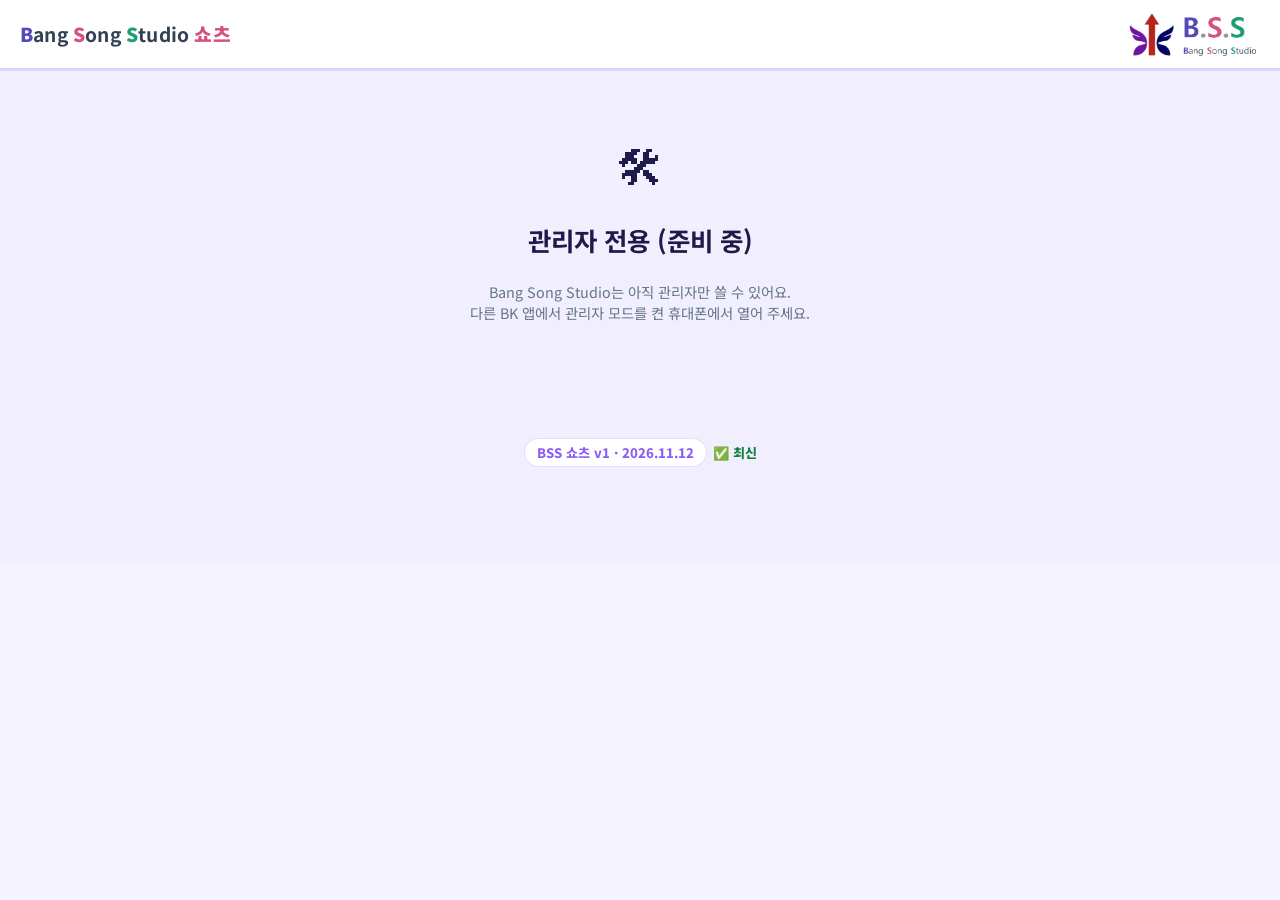
<file: shorts/index.html>
<!doctype html>
<html lang="ko">
<head>
<meta charset="utf-8">
<meta name="viewport" content="width=device-width,initial-scale=1,viewport-fit=cover">
<title>BSS 쇼츠</title>
<meta name="description" content="PC 넓은 화면용 — 노래 한 곡으로 뮤직비디오 한 편 — 노래 → 장면 → 잠금 → 가사 자막 → 최종 편집">
<meta name="theme-color" content="#7c3aed">
<link rel="manifest" href="manifest.webmanifest">
<link rel="icon" href="icon-192.png?v=5">
<link rel="apple-touch-icon" href="apple-touch-icon.png?v=5">
<link rel="stylesheet" href="fonts.css">
<link rel="stylesheet" href="mv.css">
<link rel="stylesheet" href="pc.css">
</head>
<body>
<header class="top"><h1 id="title"><span class="bssW"><b class="b1">B</b>ang <b class="b2">S</b>ong <b class="b3">S</b>tudio</span></h1><button type="button" id="homeBtn" class="hide">🏠 홈으로</button><button type="button" id="bssBadge" title="Bang Song Studio · 첫 화면으로"><img src="brand/bss-badge.png" alt="B.S.S Bang Song Studio"></button></header>
<main class="wrap">
<div id="app"></div>
<footer id="bkFoot" style="margin-top:40px">
<!--BKVER--><style>.bkv{text-align:center;margin:0 0 18px;font-size:.82rem;color:#64748b;line-height:1.6}.bkv>.bkv-n{display:inline-block;padding:3px 12px;border-radius:999px;background:#fff;border:1.5px solid #8b5cf633;color:#8b5cf6;font-weight:800}.bkv-ok{color:#15803d;font-weight:800;margin-left:6px}.bkv-warn{display:block;color:#b45309;font-weight:800;margin-top:4px}#bkVerUp{display:block;width:auto!important;margin:8px auto 0!important;padding:10px 16px!important;border-radius:12px!important;border:0!important;background:#8b5cf6!important;color:#fff!important;font-weight:800!important;font-size:.92rem!important}#bkVerLog{text-align:left;margin:12px auto 0;max-width:640px;background:#fff;border:2px dashed #f59e0b;border-radius:14px;padding:10px 14px;color:#334155}#bkVerLog summary{cursor:pointer;font-weight:800;color:#92400e}.bkv-e{border-top:1px solid #f1f5f9;padding:8px 0 2px;margin-top:8px}.bkv-e b{color:#8b5cf6}.bkv-e span{color:#94a3b8;font-size:.78rem}.bkv-e ul{margin:4px 0 0;padding-left:18px}.bkv-e li{margin:2px 0}.bkv-new b{background:#fef3c7;padding:0 6px;border-radius:6px}</style><div class="bkv" id="bkVer"><span class="bkv-n">BSS 쇼츠 v1 · 2026.11.12</span><span id="bkVerSt"></span><details id="bkVerLog" hidden></details></div><script>(function(){var V={"v": "1", "prefix": "bssm-", "always": false, "log": [["1", "2026.11.12", ["📱 BSS 쇼츠 첫 버전 — Bang Song Studio를 핸드폰에서 가볍게 쓰는 쇼츠 전용판", "세로 9:16 쇼츠만 · 59초까지만 저장 (노래가 길면 아래에 안내 · ⑤ 최종 편집 「📐 자르기」로 고르기)", "🎭 드라마는 1분 · 6클립 쇼츠만 · 영상은 720p로 가볍게", "작품은 핸드폰판 전용 저장 공간에 따로 보관 (다른 BK 앱 작품은 그대로)"]]]};
function $(i){return document.getElementById(i)}
var adm=function(){try{return V.always||localStorage.getItem('bkAdmin')==='1'}catch(e){return !!V.always}};
var box=$('bkVer'),st=$('bkVerSt'),lg=$('bkVerLog');
function esc(s){return String(s).replace(/[&<>"]/g,function(c){return{'&':'&amp;','<':'&lt;','>':'&gt;','"':'&quot;'}[c]})}
lg.innerHTML='<summary>🛠 업데이트 기록 (관리자만 보여요)</summary>'+V.log.map(function(e,i){return '<div class="bkv-e'+(i?'':' bkv-new')+'"><b>v'+esc(e[0])+'</b> <span>'+esc(e[1])+(i?'':' · 지금 버전')+'</span><ul>'+e[2].map(function(x){return '<li>'+esc(x)+'</li>'}).join('')+'</ul></div>'}).join('');
function showLog(){lg.hidden=!adm()}
showLog();window.addEventListener('load',showLog);var f=$('bkFoot');if(f)f.addEventListener('click',function(){setTimeout(showLog,300)});
if(!navigator.onLine||!window.fetch)return;
fetch('sw.js?v='+Date.now(),{cache:'no-store'}).then(function(r){return r.ok?r.text():''}).then(function(t){
 var m=t.match(/-v(\d+)['"]/);if(!m)return;var s=+m[1],me=+V.v;
 if(s===me){st.textContent='✅ 최신';st.className='bkv-ok';return}
 if(s>me){st.innerHTML='<button type="button" id="bkVerUp">🔄 새 버전 v'+s+' 있어요 · 눌러서 업데이트</button>';
  $('bkVerUp').addEventListener('click',function(){this.textContent='⏳ 업데이트 중…';
   var p=[];try{p.push(caches.keys().then(function(ks){return Promise.all(ks.filter(function(k){return k.indexOf(V.prefix)===0}).map(function(k){return caches.delete(k)}))}))}catch(e){}
   if(navigator.serviceWorker)p.push(navigator.serviceWorker.getRegistration().then(function(g){return g&&g.update()}).catch(function(){}));
   Promise.all(p).then(function(){location.reload()},function(){location.reload()})});return}
 if(adm()){st.textContent='⚠️ sw.js가 v'+s+'예요 (화면은 v'+me+') · sw.js도 올려 주세요';st.className='bkv-warn'}
}).catch(function(){});
})();</script><!--/BKVER-->
</footer>
</main>
<script src="mp4mux.js"></script>
<script src="fx.js"></script>
<script src="mv-core.js"></script>
<script src="mv-render.js"></script>
<script src="mv-ui.js"></script>
<script src="mv-tl.js"></script>
<script src="mv-song.js"></script>
<script src="pc.js"></script>
<script src="pc-auto.js"></script><script src="pc-sync.js"></script><script src="pc-drama.js"></script><script src="pc-track.js"></script><script src="m.js"></script>
</body>
</html>
</file>
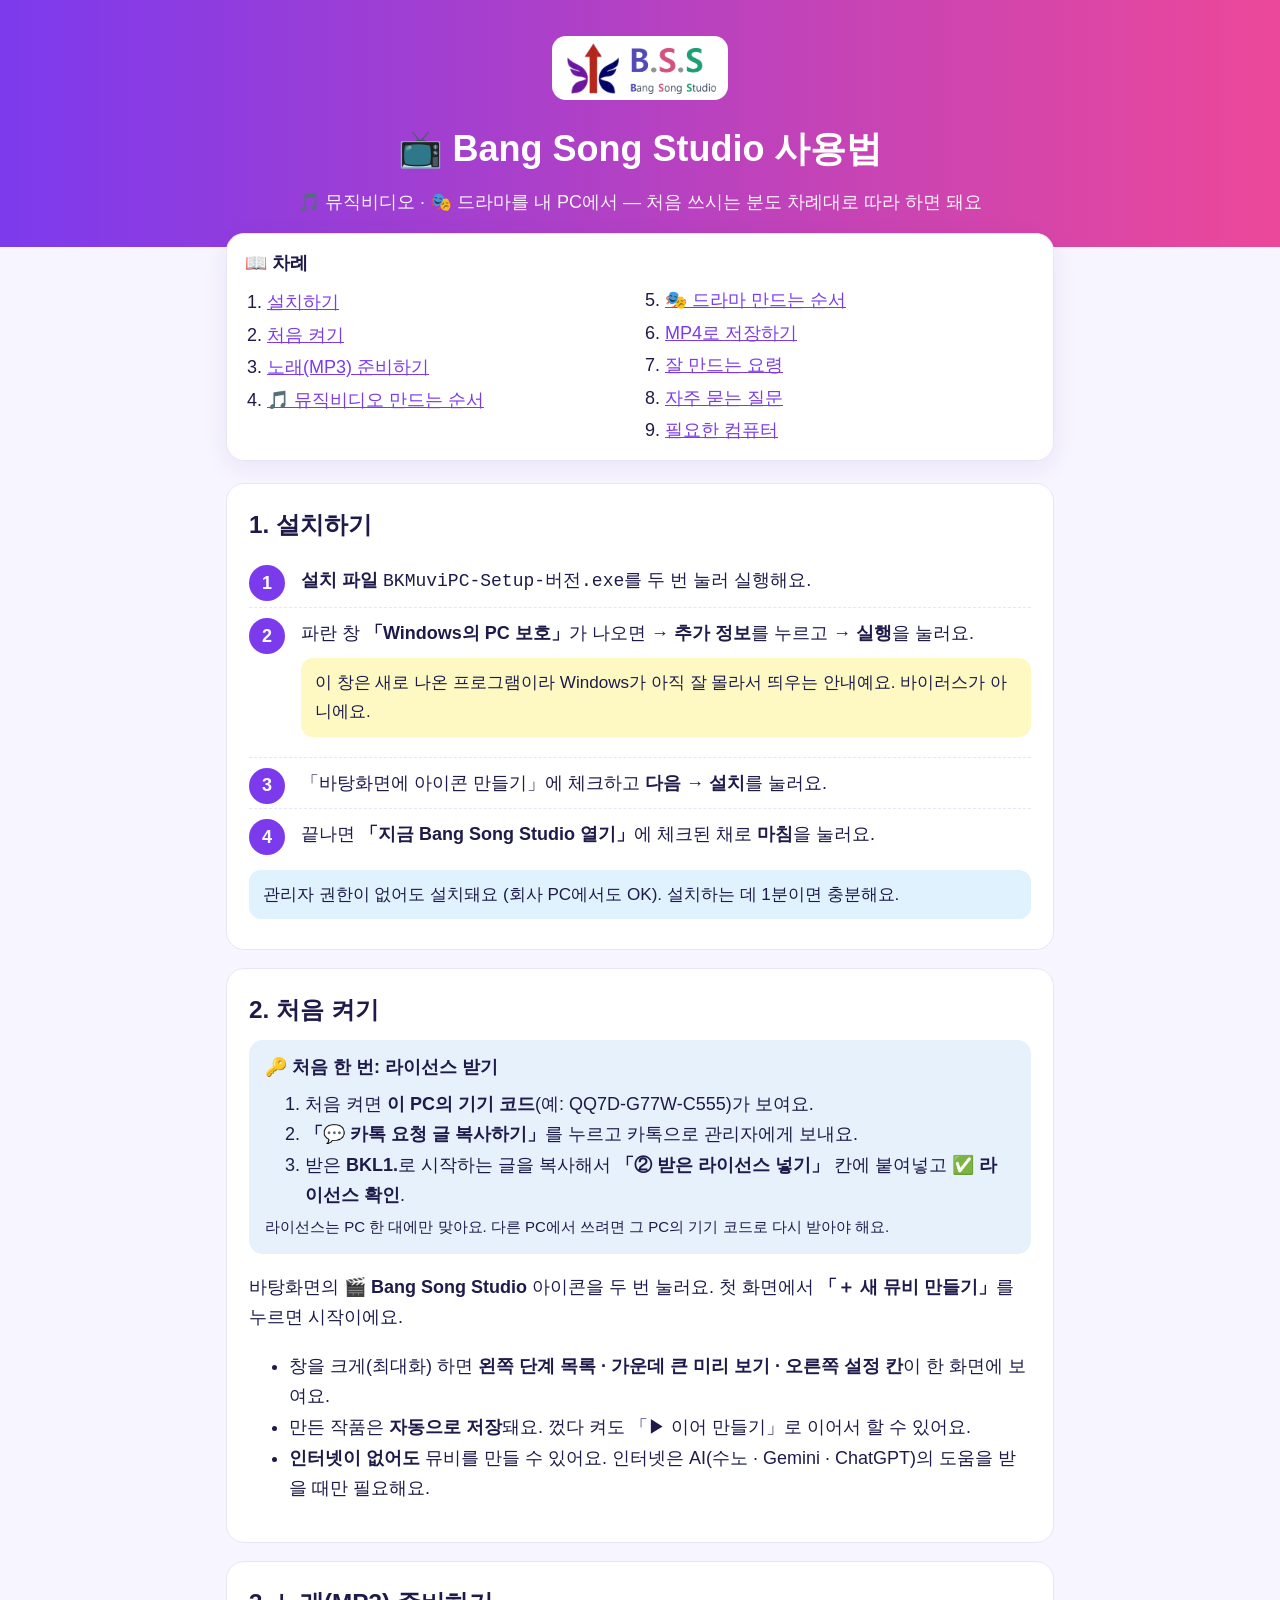
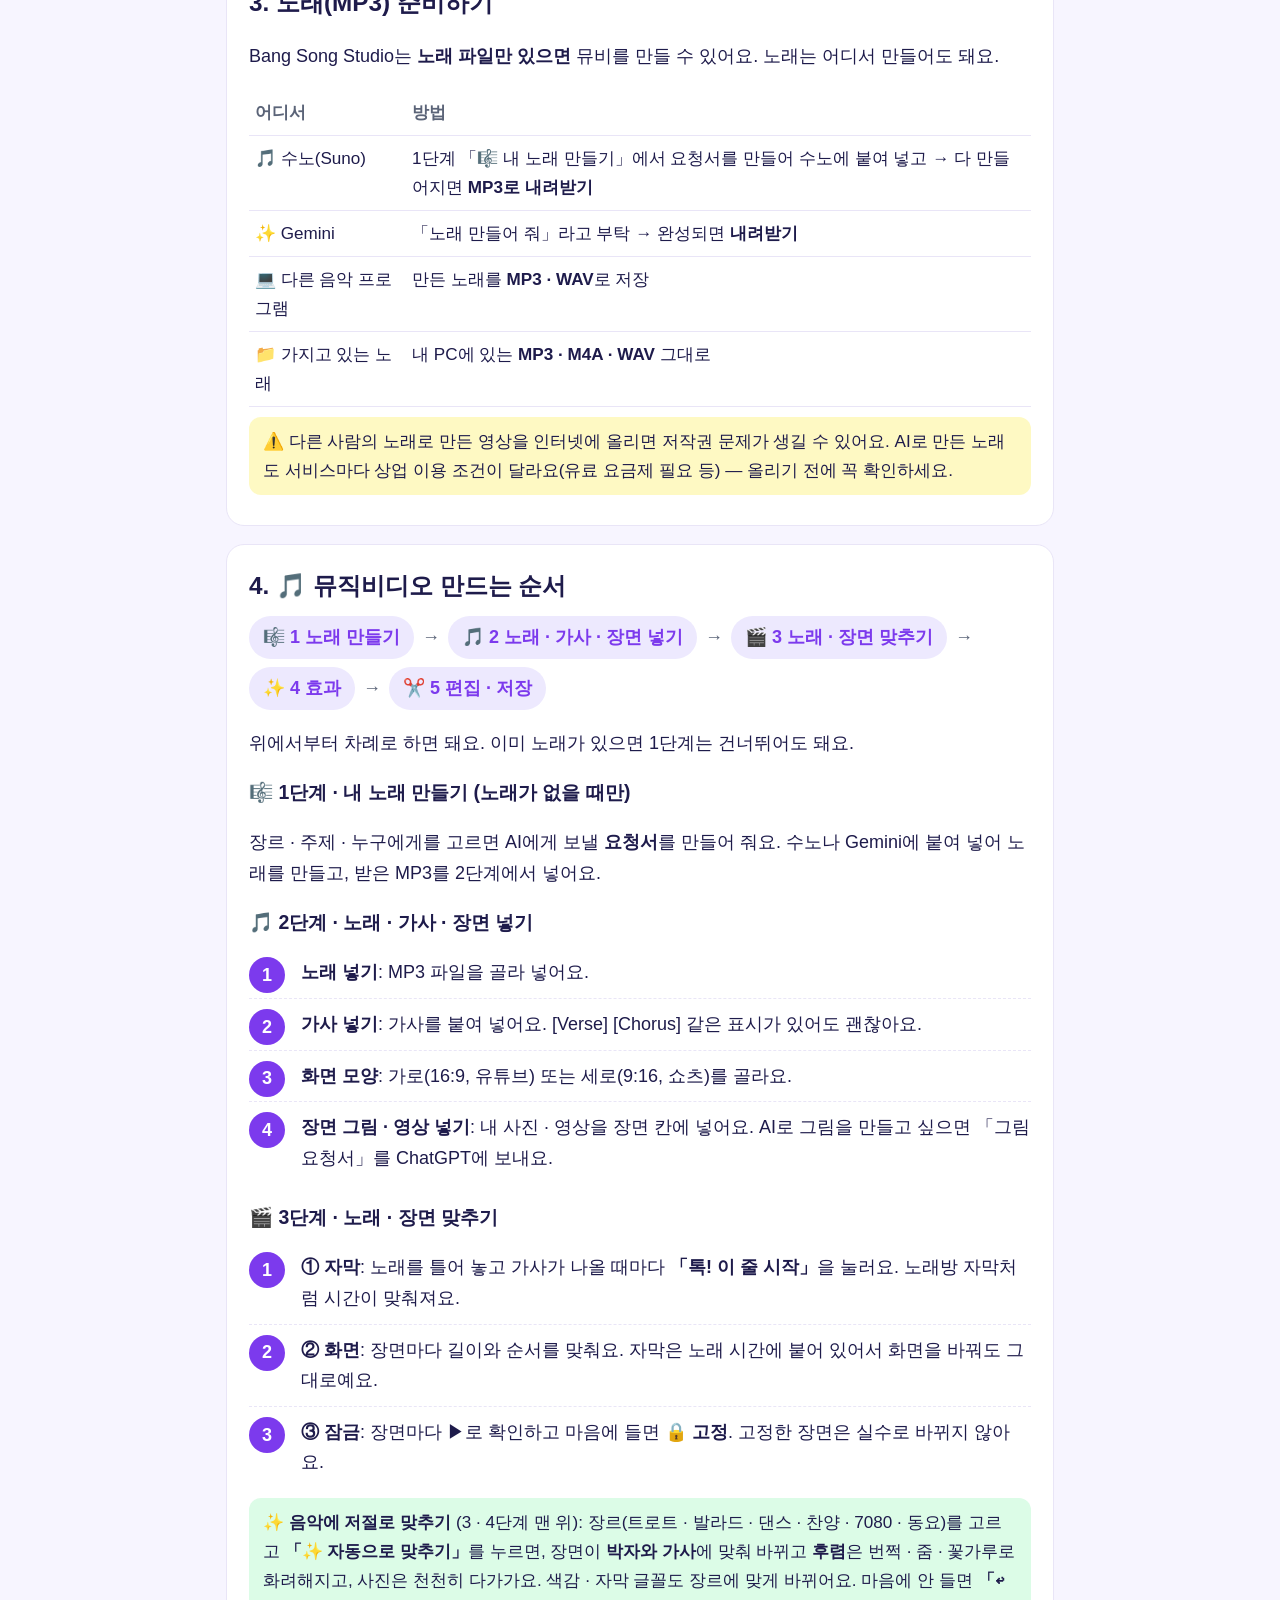
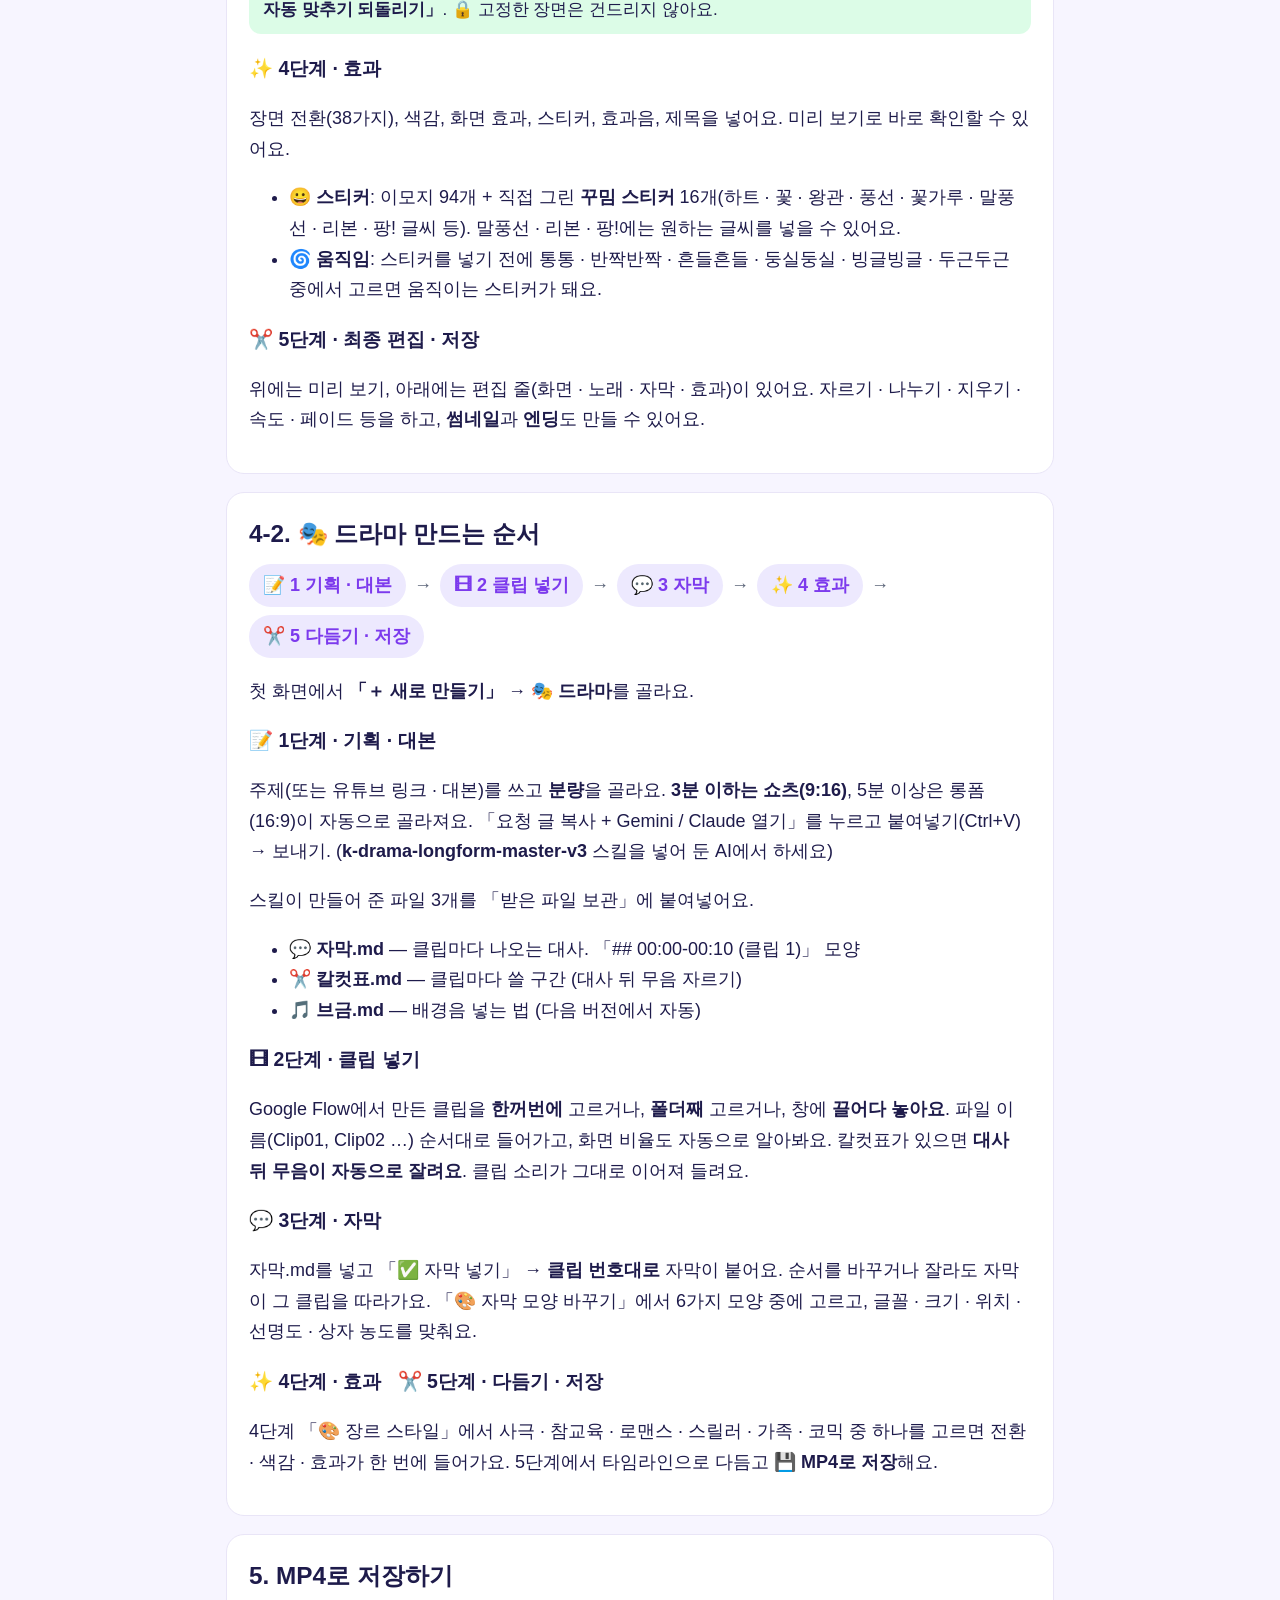
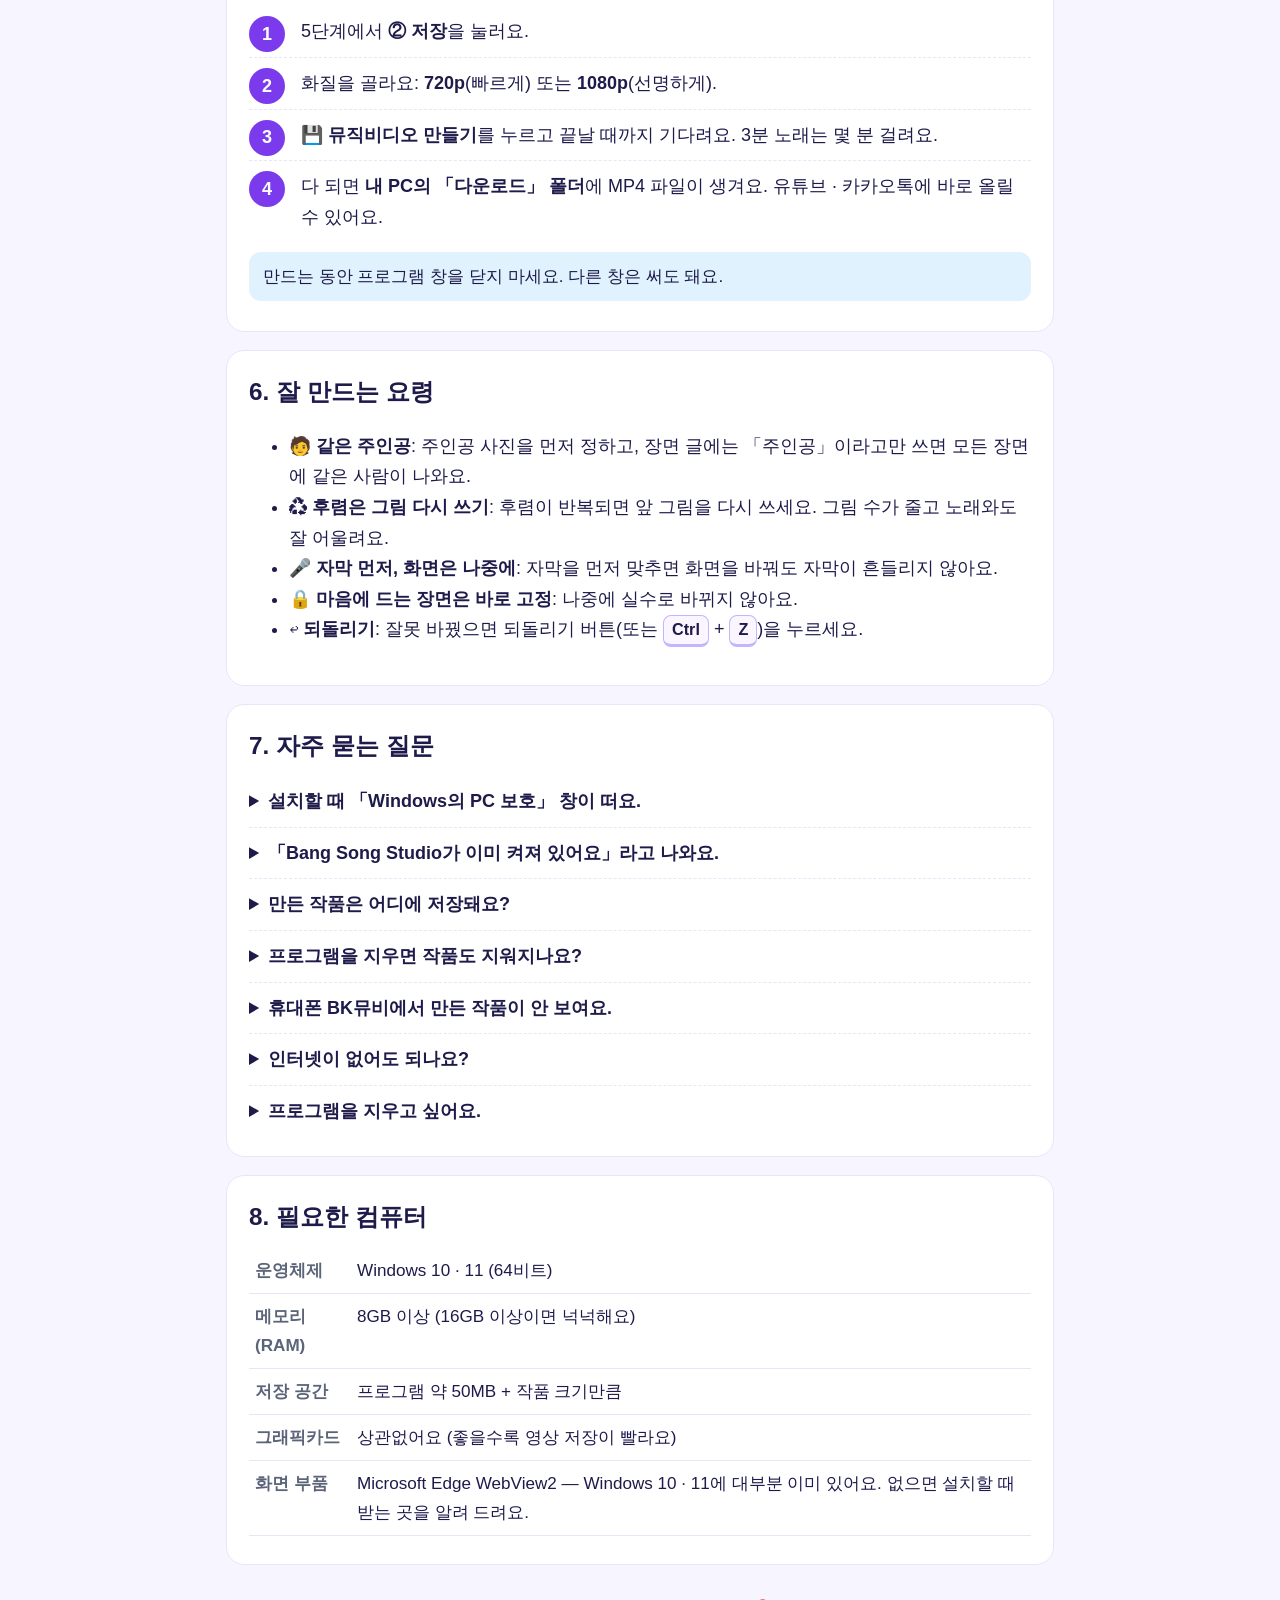
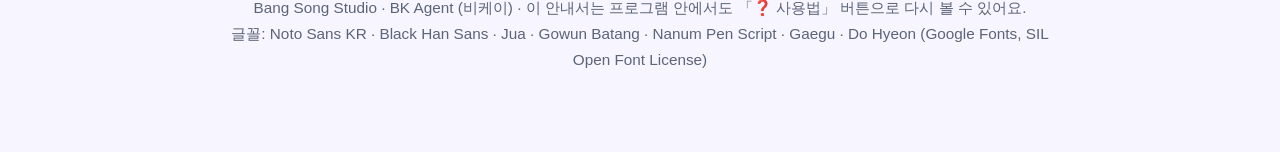
<file: shorts/guide.html>
<!doctype html>
<html lang="ko">
<head>
<meta charset="utf-8">
<meta name="viewport" content="width=device-width,initial-scale=1">
<title>Bang Song Studio 사용법</title>
<style>
:root{--p:#7c3aed;--p2:#ec4899;--ink:#1e1b4b;--sub:#5b6478;--line:#e9e5f7;--bg:#f7f5ff;--card:#fff;--ok:#15803d;--warn:#b45309}
*{box-sizing:border-box}
html,body{margin:0;background:var(--bg);color:var(--ink);font-family:"Malgun Gothic","맑은 고딕","Apple SD Gothic Neo",sans-serif;font-size:18px;line-height:1.7}
a{color:var(--p)}
header{background:linear-gradient(90deg,var(--p),var(--p2));color:#fff;padding:36px 20px 30px;text-align:center}
header h1{margin:0;font-size:2rem;font-weight:900}
header p{margin:8px 0 0;opacity:.95}
.wrap{max-width:860px;margin:0 auto;padding:20px 16px 80px}
nav.toc{background:var(--card);border:1.5px solid var(--line);border-radius:18px;padding:14px 18px;margin:-34px 0 22px;box-shadow:0 6px 24px #4c1d9514}
nav.toc b{display:block;margin-bottom:6px}
nav.toc ol{margin:0;padding-left:22px;columns:2;column-gap:28px}
nav.toc li{margin:2px 0}
section{background:var(--card);border:1.5px solid var(--line);border-radius:18px;padding:20px 22px;margin:18px 0}
h2{margin:0 0 10px;font-size:1.35rem}
h3{margin:18px 0 6px;font-size:1.08rem}
.steps{counter-reset:s;list-style:none;padding:0;margin:8px 0}
.steps>li{counter-increment:s;position:relative;padding:10px 0 10px 52px;border-top:1px dashed var(--line)}
.steps>li:first-child{border-top:0}
.steps>li::before{content:counter(s);position:absolute;left:0;top:10px;width:36px;height:36px;border-radius:50%;background:var(--p);color:#fff;font-weight:900;display:flex;align-items:center;justify-content:center}
.note{background:#fef9c3;border-radius:12px;padding:10px 14px;margin:10px 0;font-size:.95rem}
.note.blue{background:#e0f2fe}.note.green{background:#dcfce7}.note.red{background:#fee2e2}
.kbd{display:inline-block;border:1.5px solid #c4b5fd;border-bottom-width:3px;border-radius:8px;padding:0 8px;font-size:.9rem;font-weight:800;background:#faf5ff}
table{width:100%;border-collapse:collapse;margin:8px 0;font-size:.95rem}
th,td{border-bottom:1px solid var(--line);padding:8px 6px;text-align:left;vertical-align:top}
th{color:var(--sub);font-weight:800}
.flow{display:flex;flex-wrap:wrap;gap:8px;align-items:center;margin:10px 0}
.flow span{background:#ede9fe;color:var(--p);border-radius:999px;padding:6px 14px;font-weight:800}
.flow i{font-style:normal;color:var(--sub)}
details{border-top:1px dashed var(--line);padding:10px 0}
details:first-of-type{border-top:0}
summary{cursor:pointer;font-weight:800}
footer{text-align:center;color:var(--sub);font-size:.85rem;margin-top:30px}
@media (max-width:640px){html,body{font-size:16px}nav.toc ol{columns:1}header h1{font-size:1.6rem}}
@media print{header{background:none;color:var(--ink)}nav.toc{box-shadow:none}section{break-inside:avoid}}
</style>
</head>
<body>
<header>
  <img src="brand/bss-badge.png" alt="B.S.S Bang Song Studio" style="height:64px;background:#fff;border-radius:14px;padding:6px 12px;margin-bottom:8px">
  <h1>📺 Bang Song Studio 사용법</h1>
  <p>🎵 뮤직비디오 · 🎭 드라마를 내 PC에서 — 처음 쓰시는 분도 차례대로 따라 하면 돼요</p>
</header>
<div class="wrap">

<nav class="toc"><b>📖 차례</b><ol>
  <li><a href="#install">설치하기</a></li>
  <li><a href="#first">처음 켜기</a></li>
  <li><a href="#song">노래(MP3) 준비하기</a></li>
  <li><a href="#make">🎵 뮤직비디오 만드는 순서</a></li>
  <li><a href="#drama">🎭 드라마 만드는 순서</a></li>
  <li><a href="#save">MP4로 저장하기</a></li>
  <li><a href="#tips">잘 만드는 요령</a></li>
  <li><a href="#faq">자주 묻는 질문</a></li>
  <li><a href="#pc">필요한 컴퓨터</a></li>
</ol></nav>

<section id="install">
  <h2>1. 설치하기</h2>
  <ol class="steps">
    <li><b>설치 파일</b> <code>BKMuviPC-Setup-버전.exe</code>를 두 번 눌러 실행해요.</li>
    <li>파란 창 <b>「Windows의 PC 보호」</b>가 나오면 → <b>추가 정보</b>를 누르고 → <b>실행</b>을 눌러요.
      <div class="note">이 창은 새로 나온 프로그램이라 Windows가 아직 잘 몰라서 띄우는 안내예요. 바이러스가 아니에요.</div></li>
    <li>「바탕화면에 아이콘 만들기」에 체크하고 <b>다음 → 설치</b>를 눌러요.</li>
    <li>끝나면 <b>「지금 Bang Song Studio 열기」</b>에 체크된 채로 <b>마침</b>을 눌러요.</li>
  </ol>
  <div class="note blue">관리자 권한이 없어도 설치돼요 (회사 PC에서도 OK). 설치하는 데 1분이면 충분해요.</div>
</section>

<section id="first">
  <h2>2. 처음 켜기</h2>
  <div class="tip" style="background:#e6f1fb;border-radius:14px;padding:12px 16px;margin:0 0 12px"><b>🔑 처음 한 번: 라이선스 받기</b>
    <ol style="margin:6px 0 0">
      <li>처음 켜면 <b>이 PC의 기기 코드</b>(예: QQ7D-G77W-C555)가 보여요.</li>
      <li><b>「💬 카톡 요청 글 복사하기」</b>를 누르고 카톡으로 관리자에게 보내요.</li>
      <li>받은 <b>BKL1.</b>로 시작하는 글을 복사해서 <b>「② 받은 라이선스 넣기」</b> 칸에 붙여넣고 <b>✅ 라이선스 확인</b>.</li>
    </ol>
    <small>라이선스는 PC 한 대에만 맞아요. 다른 PC에서 쓰려면 그 PC의 기기 코드로 다시 받아야 해요.</small></div>
  <p>바탕화면의 <b>🎬 Bang Song Studio</b> 아이콘을 두 번 눌러요. 첫 화면에서 <b>「＋ 새 뮤비 만들기」</b>를 누르면 시작이에요.</p>
  <ul>
    <li>창을 크게(최대화) 하면 <b>왼쪽 단계 목록 · 가운데 큰 미리 보기 · 오른쪽 설정 칸</b>이 한 화면에 보여요.</li>
    <li>만든 작품은 <b>자동으로 저장</b>돼요. 껐다 켜도 「▶ 이어 만들기」로 이어서 할 수 있어요.</li>
    <li><b>인터넷이 없어도</b> 뮤비를 만들 수 있어요. 인터넷은 AI(수노 · Gemini · ChatGPT)의 도움을 받을 때만 필요해요.</li>
  </ul>
</section>

<section id="song">
  <h2>3. 노래(MP3) 준비하기</h2>
  <p>Bang Song Studio는 <b>노래 파일만 있으면</b> 뮤비를 만들 수 있어요. 노래는 어디서 만들어도 돼요.</p>
  <table>
    <tr><th>어디서</th><th>방법</th></tr>
    <tr><td>🎵 수노(Suno)</td><td>1단계 「🎼 내 노래 만들기」에서 요청서를 만들어 수노에 붙여 넣고 → 다 만들어지면 <b>MP3로 내려받기</b></td></tr>
    <tr><td>✨ Gemini</td><td>「노래 만들어 줘」라고 부탁 → 완성되면 <b>내려받기</b></td></tr>
    <tr><td>💻 다른 음악 프로그램</td><td>만든 노래를 <b>MP3 · WAV</b>로 저장</td></tr>
    <tr><td>📁 가지고 있는 노래</td><td>내 PC에 있는 <b>MP3 · M4A · WAV</b> 그대로</td></tr>
  </table>
  <div class="note">⚠️ 다른 사람의 노래로 만든 영상을 인터넷에 올리면 저작권 문제가 생길 수 있어요. AI로 만든 노래도 서비스마다 상업 이용 조건이 달라요(유료 요금제 필요 등) — 올리기 전에 꼭 확인하세요.</div>
</section>

<section id="make">
  <h2>4. 🎵 뮤직비디오 만드는 순서</h2>
  <div class="flow"><span>🎼 1 노래 만들기</span><i>→</i><span>🎵 2 노래 · 가사 · 장면 넣기</span><i>→</i><span>🎬 3 노래 · 장면 맞추기</span><i>→</i><span>✨ 4 효과</span><i>→</i><span>✂️ 5 편집 · 저장</span></div>
  <p class="muted">위에서부터 차례로 하면 돼요. 이미 노래가 있으면 1단계는 건너뛰어도 돼요.</p>

  <h3>🎼 1단계 · 내 노래 만들기 (노래가 없을 때만)</h3>
  <p>장르 · 주제 · 누구에게를 고르면 AI에게 보낼 <b>요청서</b>를 만들어 줘요. 수노나 Gemini에 붙여 넣어 노래를 만들고, 받은 MP3를 2단계에서 넣어요.</p>

  <h3>🎵 2단계 · 노래 · 가사 · 장면 넣기</h3>
  <ol class="steps">
    <li><b>노래 넣기</b>: MP3 파일을 골라 넣어요.</li>
    <li><b>가사 넣기</b>: 가사를 붙여 넣어요. [Verse] [Chorus] 같은 표시가 있어도 괜찮아요.</li>
    <li><b>화면 모양</b>: 가로(16:9, 유튜브) 또는 세로(9:16, 쇼츠)를 골라요.</li>
    <li><b>장면 그림 · 영상 넣기</b>: 내 사진 · 영상을 장면 칸에 넣어요. AI로 그림을 만들고 싶으면 「그림 요청서」를 ChatGPT에 보내요.</li>
  </ol>

  <h3>🎬 3단계 · 노래 · 장면 맞추기</h3>
  <ol class="steps">
    <li><b>① 자막</b>: 노래를 틀어 놓고 가사가 나올 때마다 <b>「톡! 이 줄 시작」</b>을 눌러요. 노래방 자막처럼 시간이 맞춰져요.</li>
    <li><b>② 화면</b>: 장면마다 길이와 순서를 맞춰요. 자막은 노래 시간에 붙어 있어서 화면을 바꿔도 그대로예요.</li>
    <li><b>③ 잠금</b>: 장면마다 ▶로 확인하고 마음에 들면 <b>🔒 고정</b>. 고정한 장면은 실수로 바뀌지 않아요.</li>
  </ol>

  <div class="note green">✨ <b>음악에 저절로 맞추기</b> (3 · 4단계 맨 위): 장르(트로트 · 발라드 · 댄스 · 찬양 · 7080 · 동요)를 고르고 <b>「✨ 자동으로 맞추기」</b>를 누르면, 장면이 <b>박자와 가사</b>에 맞춰 바뀌고 <b>후렴</b>은 번쩍 · 줌 · 꽃가루로 화려해지고, 사진은 천천히 다가가요. 색감 · 자막 글꼴도 장르에 맞게 바뀌어요. 마음에 안 들면 <b>「↩ 자동 맞추기 되돌리기」</b>. 🔒 고정한 장면은 건드리지 않아요.</div>

  <h3>✨ 4단계 · 효과</h3>
  <p>장면 전환(38가지), 색감, 화면 효과, 스티커, 효과음, 제목을 넣어요. 미리 보기로 바로 확인할 수 있어요.</p>
  <ul>
    <li>😀 <b>스티커</b>: 이모지 94개 + 직접 그린 <b>꾸밈 스티커</b> 16개(하트 · 꽃 · 왕관 · 풍선 · 꽃가루 · 말풍선 · 리본 · 팡! 글씨 등). 말풍선 · 리본 · 팡!에는 원하는 글씨를 넣을 수 있어요.</li>
    <li>🌀 <b>움직임</b>: 스티커를 넣기 전에 통통 · 반짝반짝 · 흔들흔들 · 둥실둥실 · 빙글빙글 · 두근두근 중에서 고르면 움직이는 스티커가 돼요.</li>
  </ul>

  <h3>✂️ 5단계 · 최종 편집 · 저장</h3>
  <p>위에는 미리 보기, 아래에는 편집 줄(화면 · 노래 · 자막 · 효과)이 있어요. 자르기 · 나누기 · 지우기 · 속도 · 페이드 등을 하고, <b>썸네일</b>과 <b>엔딩</b>도 만들 수 있어요.</p>
</section>

<section id="drama">
  <h2>4-2. 🎭 드라마 만드는 순서</h2>
  <div class="flow"><span>📝 1 기획 · 대본</span><i>→</i><span>🎞 2 클립 넣기</span><i>→</i><span>💬 3 자막</span><i>→</i><span>✨ 4 효과</span><i>→</i><span>✂️ 5 다듬기 · 저장</span></div>
  <p>첫 화면에서 <b>「＋ 새로 만들기」 → 🎭 드라마</b>를 골라요.</p>
  <h3>📝 1단계 · 기획 · 대본</h3>
  <p>주제(또는 유튜브 링크 · 대본)를 쓰고 <b>분량</b>을 골라요. <b>3분 이하는 쇼츠(9:16)</b>, 5분 이상은 롱폼(16:9)이 자동으로 골라져요. 「요청 글 복사 + Gemini / Claude 열기」를 누르고 붙여넣기(Ctrl+V) → 보내기. (<b>k-drama-longform-master-v3</b> 스킬을 넣어 둔 AI에서 하세요)</p>
  <p>스킬이 만들어 준 파일 3개를 「받은 파일 보관」에 붙여넣어요.</p>
  <ul>
    <li>💬 <b>자막.md</b> — 클립마다 나오는 대사. 「## 00:00-00:10 (클립 1)」 모양</li>
    <li>✂️ <b>칼컷표.md</b> — 클립마다 쓸 구간 (대사 뒤 무음 자르기)</li>
    <li>🎵 <b>브금.md</b> — 배경음 넣는 법 (다음 버전에서 자동)</li>
  </ul>
  <h3>🎞 2단계 · 클립 넣기</h3>
  <p>Google Flow에서 만든 클립을 <b>한꺼번에</b> 고르거나, <b>폴더째</b> 고르거나, 창에 <b>끌어다 놓아요</b>. 파일 이름(Clip01, Clip02 …) 순서대로 들어가고, 화면 비율도 자동으로 알아봐요. 칼컷표가 있으면 <b>대사 뒤 무음이 자동으로 잘려요</b>. 클립 소리가 그대로 이어져 들려요.</p>
  <h3>💬 3단계 · 자막</h3>
  <p>자막.md를 넣고 「✅ 자막 넣기」 → <b>클립 번호대로</b> 자막이 붙어요. 순서를 바꾸거나 잘라도 자막이 그 클립을 따라가요. 「🎨 자막 모양 바꾸기」에서 6가지 모양 중에 고르고, 글꼴 · 크기 · 위치 · 선명도 · 상자 농도를 맞춰요.</p>
  <h3>✨ 4단계 · 효과 &nbsp; ✂️ 5단계 · 다듬기 · 저장</h3>
  <p>4단계 「🎨 장르 스타일」에서 사극 · 참교육 · 로맨스 · 스릴러 · 가족 · 코믹 중 하나를 고르면 전환 · 색감 · 효과가 한 번에 들어가요. 5단계에서 타임라인으로 다듬고 <b>💾 MP4로 저장</b>해요.</p>
</section>

<section id="save">
  <h2>5. MP4로 저장하기</h2>
  <ol class="steps">
    <li>5단계에서 <b>② 저장</b>을 눌러요.</li>
    <li>화질을 골라요: <b>720p</b>(빠르게) 또는 <b>1080p</b>(선명하게).</li>
    <li><b>💾 뮤직비디오 만들기</b>를 누르고 끝날 때까지 기다려요. 3분 노래는 몇 분 걸려요.</li>
    <li>다 되면 <b>내 PC의 「다운로드」 폴더</b>에 MP4 파일이 생겨요. 유튜브 · 카카오톡에 바로 올릴 수 있어요.</li>
  </ol>
  <div class="note blue">만드는 동안 프로그램 창을 닫지 마세요. 다른 창은 써도 돼요.</div>
</section>

<section id="tips">
  <h2>6. 잘 만드는 요령</h2>
  <ul>
    <li>🧑 <b>같은 주인공</b>: 주인공 사진을 먼저 정하고, 장면 글에는 「주인공」이라고만 쓰면 모든 장면에 같은 사람이 나와요.</li>
    <li>♻ <b>후렴은 그림 다시 쓰기</b>: 후렴이 반복되면 앞 그림을 다시 쓰세요. 그림 수가 줄고 노래와도 잘 어울려요.</li>
    <li>🎤 <b>자막 먼저, 화면은 나중에</b>: 자막을 먼저 맞추면 화면을 바꿔도 자막이 흔들리지 않아요.</li>
    <li>🔒 <b>마음에 드는 장면은 바로 고정</b>: 나중에 실수로 바뀌지 않아요.</li>
    <li>↩ <b>되돌리기</b>: 잘못 바꿨으면 되돌리기 버튼(또는 <span class="kbd">Ctrl</span> + <span class="kbd">Z</span>)을 누르세요.</li>
  </ul>
</section>

<section id="faq">
  <h2>7. 자주 묻는 질문</h2>
  <details><summary>설치할 때 「Windows의 PC 보호」 창이 떠요.</summary><p>「추가 정보 → 실행」을 누르면 설치돼요. 새 프로그램이라 나오는 안내예요.</p></details>
  <details><summary>「Bang Song Studio가 이미 켜져 있어요」라고 나와요.</summary><p>이미 열린 창이 있어요. 작업 표시줄(화면 맨 아래)에서 Bang Song Studio 창을 눌러 주세요. 같은 작품을 두 창에서 고치면 꼬일 수 있어서 한 번만 켜지게 했어요.</p></details>
  <details><summary>만든 작품은 어디에 저장돼요?</summary><p>내 PC 안(<code>C:\Users\내이름\AppData\Local\BKMuviPC</code>)에 자동으로 저장돼요. 인터넷으로 보내지 않아요. MP4로 저장한 영상은 「다운로드」 폴더에 있어요.</p></details>
  <details><summary>프로그램을 지우면 작품도 지워지나요?</summary><p>아니요. 프로그램을 지웠다가 다시 설치해도 작품은 남아 있어요.</p></details>
  <details><summary>휴대폰 BK뮤비에서 만든 작품이 안 보여요.</summary><p>휴대폰과 PC는 저장 공간이 따로라서 자동으로 옮겨지지 않아요. (작품 옮기기 기능은 준비 중이에요.)</p></details>
  <details><summary>인터넷이 없어도 되나요?</summary><p>네. 노래 넣기 · 자막 맞추기 · 장면 넣기 · 효과 · 편집 · MP4 저장은 인터넷 없이 돼요. 수노 · Gemini · ChatGPT 같은 AI 도움을 받을 때만 인터넷이 필요해요.</p></details>
  <details><summary>프로그램을 지우고 싶어요.</summary><p>시작 메뉴 → 「Bang Song Studio 지우기」, 또는 Windows 설정 → 앱 → 설치된 앱 → Bang Song Studio → 제거.</p></details>
</section>

<section id="pc">
  <h2>8. 필요한 컴퓨터</h2>
  <table>
    <tr><th>운영체제</th><td>Windows 10 · 11 (64비트)</td></tr>
    <tr><th>메모리(RAM)</th><td>8GB 이상 (16GB 이상이면 넉넉해요)</td></tr>
    <tr><th>저장 공간</th><td>프로그램 약 50MB + 작품 크기만큼</td></tr>
    <tr><th>그래픽카드</th><td>상관없어요 (좋을수록 영상 저장이 빨라요)</td></tr>
    <tr><th>화면 부품</th><td>Microsoft Edge WebView2 — Windows 10 · 11에 대부분 이미 있어요. 없으면 설치할 때 받는 곳을 알려 드려요.</td></tr>
  </table>
</section>

<footer>Bang Song Studio · BK Agent (비케이) · 이 안내서는 프로그램 안에서도 「❓ 사용법」 버튼으로 다시 볼 수 있어요.<br>글꼴: Noto Sans KR · Black Han Sans · Jua · Gowun Batang · Nanum Pen Script · Gaegu · Do Hyeon (Google Fonts, SIL Open Font License)</footer>
</div>
</body>
</html>
</file>
<file: shorts/fonts.css>
/* fonts.css — BK뮤비 PC 글꼴 (프로그램 안에 넣어서 인터넷 없이도 보여요)
   원본: Google Fonts (github.com/google/fonts) · 모두 SIL Open Font License (fonts/OFL.txt) */
@font-face{font-family:"Noto Sans KR";src:url(fonts/NotoSansKR-VF.woff2) format("woff2");font-weight:100 900;font-display:swap}
@font-face{font-family:"Black Han Sans";src:url(fonts/BlackHanSans-Regular.woff2) format("woff2");font-weight:400;font-display:swap}
@font-face{font-family:"Jua";src:url(fonts/Jua-Regular.woff2) format("woff2");font-weight:400;font-display:swap}
@font-face{font-family:"Gowun Batang";src:url(fonts/GowunBatang-Bold.woff2) format("woff2");font-weight:700;font-display:swap}
@font-face{font-family:"Nanum Pen Script";src:url(fonts/NanumPenScript-Regular.woff2) format("woff2");font-weight:400;font-display:swap}
@font-face{font-family:"Gaegu";src:url(fonts/Gaegu-Bold.woff2) format("woff2");font-weight:700;font-display:swap}
@font-face{font-family:"Do Hyeon";src:url(fonts/DoHyeon-Regular.woff2) format("woff2");font-weight:400;font-display:swap}
</file>
<file: shorts/mv.css>
/* mv.css — BK뮤비 */
:root{--p:#7c3aed;--p2:#ec4899;--bg:#f5f3ff;--card:#fff;--ink:#1e1b4b;--sub:#64748b;--line:#e9e5f7;--ok:#16a34a;--warn:#b45309}
*{box-sizing:border-box;-webkit-tap-highlight-color:transparent}
html,body{margin:0;background:var(--bg);color:var(--ink);font-family:"Noto Sans KR","Apple SD Gothic Neo",sans-serif;font-size:16px;line-height:1.5}
button{font:inherit;cursor:pointer}
input,textarea,select{font:inherit;color:inherit}
.hide{display:none!important}
.wrap{max-width:720px;margin:0 auto;padding:0 12px 120px}
header.top{position:sticky;top:0;z-index:20;background:linear-gradient(90deg,var(--p),var(--p2));color:#fff;padding:10px 12px;display:flex;align-items:center;gap:8px;box-shadow:0 2px 10px #0002}
header.top h1{margin:0;font-size:1.1rem;font-weight:900;flex:1;white-space:nowrap;overflow:hidden;text-overflow:ellipsis}
header.top button{border:0;border-radius:10px;padding:6px 10px;background:#ffffff2e;color:#fff;font-weight:800;font-size:.85rem}
.btn{display:inline-flex;align-items:center;justify-content:center;gap:4px;border:0;border-radius:12px;padding:10px 14px;font-weight:800;background:#ede9fe;color:var(--p);font-size:.95rem}
.btn.main{background:var(--p);color:#fff}
.btn.pink{background:var(--p2);color:#fff}
.btn.ok{background:var(--ok);color:#fff}
.btn.ghost{background:#fff;border:1.5px solid var(--line);color:var(--ink)}
.btn.sm{padding:6px 10px;font-size:.82rem;border-radius:10px}
.btn.big{width:100%;padding:14px;font-size:1.05rem}
.btn:disabled{opacity:.45}
.row{display:flex;gap:8px;flex-wrap:wrap;align-items:center}
.row>.btn{flex:1 1 auto}
.muted{color:var(--sub);font-size:.85rem}
.chips{display:flex;gap:6px;flex-wrap:wrap}
.chip{border:1.5px solid var(--line);background:#fff;border-radius:999px;padding:6px 12px;font-size:.88rem;font-weight:700;color:var(--ink)}
.chip.on{background:var(--p);border-color:var(--p);color:#fff}
.field{margin:10px 0}
.field>label{display:block;font-weight:800;font-size:.9rem;margin-bottom:4px}
.field input[type=text],.field textarea,.field select{width:100%;border:1.5px solid var(--line);border-radius:12px;padding:10px;background:#fff}
.field textarea{min-height:120px;resize:vertical}
/* 단계 표시줄 */
.steps{display:flex;gap:4px;margin:12px 0;position:sticky;top:50px;z-index:15;background:var(--bg);padding:6px 0}
.steps button{flex:1;min-width:0;border:0;border-radius:10px;padding:6px 1px;background:#fff;color:var(--sub);font-weight:800;font-size:.66rem;white-space:nowrap;line-height:1.25;border:1.5px solid var(--line)}
.steps button b{display:block;font-size:1.05rem}
.steps button.on{background:var(--p);color:#fff;border-color:var(--p)}
.steps button.done{color:var(--ok);border-color:#bbf7d0}
/* 큰 단계 카드 */
.stage{background:var(--card);border-radius:18px;margin:10px 0;box-shadow:0 1px 4px #0000000d;border:1.5px solid var(--line);overflow:hidden}
.stage>.sh{display:flex;align-items:center;gap:8px;padding:12px 14px;cursor:pointer}
.stage>.sh h2{margin:0;font-size:1.05rem;flex:1}
.stage>.sh .st{font-size:.78rem;color:var(--sub);font-weight:700}
.stage.open>.sh{background:linear-gradient(90deg,#ede9fe,#fce7f3)}
.stage>.sb{padding:4px 14px 16px;display:none}
.stage.open>.sb{display:block}
.stage.done>.sh h2::after{content:" ✅"}
.sub{border-top:1px dashed var(--line);margin-top:12px;padding-top:10px}
.sub>h3{margin:0 0 6px;font-size:.95rem}
.next{margin-top:16px}
.note{background:#fef9c3;border-radius:12px;padding:8px 10px;font-size:.85rem;margin:8px 0}
.note.blue{background:#e0f2fe}
.note.red{background:#fee2e2}
/* 미리 보기 */
.pv{background:#000;border-radius:14px;overflow:hidden;position:relative}
.pv canvas{display:block;width:100%;height:auto;max-height:62vh;margin:0 auto;object-fit:contain}
.pv.v916 canvas{width:auto;max-width:100%;height:56vh}
.tp{display:flex;align-items:center;gap:8px;margin:8px 0}
.tp input[type=range]{flex:1}
.tp .tm{font-variant-numeric:tabular-nums;font-size:.8rem;color:var(--sub);min-width:84px;text-align:right}
/* 노래 */
.song{display:flex;gap:10px;align-items:center;background:#faf5ff;border-radius:14px;padding:10px}
.song .ic{font-size:1.8rem}
.song audio{width:100%;margin-top:6px}
.boxlist{display:flex;flex-direction:column;gap:6px;margin-top:8px;max-height:300px;overflow:auto}
.boxlist button{text-align:left;border:1.5px solid var(--line);background:#fff;border-radius:12px;padding:8px 10px}
/* 장면 칸 */
.grid{display:grid;grid-template-columns:1fr;gap:10px;margin-top:10px}
.sc{border:1.5px solid var(--line);border-radius:14px;padding:8px;display:flex;gap:10px;background:#fff}
.sc.ok{border-color:#86efac;background:#f0fdf4}
.sc .th{width:112px;flex:none;aspect-ratio:16/9;background:#1e1b4b;border-radius:10px;overflow:hidden;display:flex;align-items:center;justify-content:center;color:#fff8;font-size:.8rem;position:relative;border:0;padding:0}
.sc .th.v916{width:70px;aspect-ratio:9/16}
.sc .th img,.sc .th video{width:100%;height:100%;object-fit:cover}
.sc .th .k{position:absolute;left:4px;top:3px;background:#0008;color:#fff;border-radius:6px;padding:0 5px;font-size:.7rem;font-weight:800}
.sc .bd{flex:1;min-width:0}
.sc .hd{font-weight:900;font-size:.88rem}
.sc .ly{font-size:.8rem;color:#6d28d9;margin:2px 0 4px;word-break:keep-all}
.sc .pr{font-size:.78rem;color:var(--sub);white-space:nowrap;overflow:hidden;text-overflow:ellipsis}
.sc .row .btn{flex:0 0 auto}
/* 자막 톡톡 */
.tap{text-align:center;margin:10px 0}
.tap .now{font-size:1.25rem;font-weight:900;min-height:2.2em;padding:6px;border-radius:12px;background:#fef3c7}
.tap .nx{font-size:.9rem;color:var(--sub);margin:4px 0 10px;min-height:1.4em}
.tapbtn{width:100%;padding:22px 10px;border:0;border-radius:18px;background:linear-gradient(90deg,var(--p),var(--p2));color:#fff;font-size:1.3rem;font-weight:900;box-shadow:0 4px 14px #7c3aed55}
.tapbtn:active{transform:scale(.98)}
.lines{margin-top:10px;max-height:360px;overflow:auto;border:1.5px solid var(--line);border-radius:12px}
.ln{display:flex;align-items:center;gap:6px;padding:6px 8px;border-bottom:1px solid #f1f0f7;font-size:.88rem}
.ln.cur{background:#fef3c7}
.ln .t{font-variant-numeric:tabular-nums;color:var(--p);font-weight:800;min-width:46px;font-size:.8rem}
.ln .t.no{color:#cbd5e1}
.ln .x{flex:1;min-width:0;word-break:keep-all}
.ln .btn{padding:4px 7px;font-size:.75rem}
.cards{display:grid;grid-template-columns:1fr 1fr;gap:8px}
.card{border:2px solid var(--line);background:#fff;border-radius:14px;padding:10px;text-align:center;font-weight:800;font-size:.88rem}
.card .e{font-size:1.4rem;display:block}
.card small{display:block;color:var(--sub);font-weight:600;font-size:.72rem}
.card.on{border-color:var(--p);background:#f5f3ff}
/* 최종 편집 타임라인 */
.tl{border:1.5px solid var(--line);border-radius:12px;background:#0f0d1f;overflow-x:auto;overflow-y:hidden;position:relative;margin-top:8px;touch-action:pan-x}
.tl .in{position:relative;height:178px}
.tl .trk{position:absolute;left:0;height:36px}
.tl .lab{position:sticky;left:0;z-index:3;display:inline-block;background:#0f0d1fe6;color:#fff;font-size:.72rem;font-weight:800;padding:2px 6px;border-radius:0 8px 8px 0}
.tl .blk{position:absolute;top:0;height:34px;border-radius:6px;font-size:.7rem;color:#fff;overflow:hidden;white-space:nowrap;padding:2px 4px;border:1.5px solid #0f0d1f;font-weight:700}
.tl .blk.sel{outline:3px solid #fde047;z-index:2}
.tl .ph{position:absolute;top:0;bottom:0;width:2px;background:#fde047;z-index:4;pointer-events:none}
.tl .ruler{position:absolute;top:0;left:0;height:14px;color:#94a3b8;font-size:.62rem}
.zoom{display:flex;gap:6px;align-items:center;margin-top:6px}
.panel{border:1.5px solid var(--line);border-radius:14px;padding:10px;margin-top:10px;background:#faf9ff}
.panel h4{margin:0 0 8px;font-size:.95rem}
.panel .row{margin:6px 0}
.panel .lbl{font-size:.8rem;font-weight:800;color:var(--sub);min-width:70px}
.prog{height:12px;background:#ede9fe;border-radius:99px;overflow:hidden;margin:8px 0}
.prog>i{display:block;height:100%;width:0;background:linear-gradient(90deg,var(--p),var(--p2))}
/* 내 뮤비 */
.plist{display:flex;flex-direction:column;gap:8px;margin-top:12px}
.pitem{display:flex;align-items:center;gap:10px;background:#fff;border:1.5px solid var(--line);border-radius:14px;padding:10px}
.pitem .bd{flex:1;min-width:0}
.pitem b{display:block;white-space:nowrap;overflow:hidden;text-overflow:ellipsis}
.toast{position:fixed;left:50%;bottom:24px;transform:translateX(-50%);background:#1e1b4bee;color:#fff;padding:10px 16px;border-radius:14px;font-weight:700;font-size:.9rem;z-index:99;max-width:92vw;text-align:center;box-shadow:0 4px 16px #0004}
.gate{text-align:center;padding:60px 20px}
.gate .e{font-size:3rem}
@media (min-width:640px){.grid{grid-template-columns:1fr 1fr}}
/* ═══ 작품 화면: 큰 단계 카드 (BK에딧 첫 화면 모양) ═══ */
.hubTop{margin:14px 0 10px}
.hubTop input{width:100%;border:1.5px solid var(--line);border-radius:14px;padding:12px;font-size:1.1rem;font-weight:900;background:#fff}
.hubTop .prog{margin:10px 0 4px}
.modes{display:grid;gap:10px}
.mode{position:relative;display:grid;grid-template-columns:56px 1fr;grid-template-rows:auto auto;align-items:center;column-gap:10px;padding:14px 14px;border-radius:20px;border:0;text-align:left;color:#fff;min-height:88px;box-shadow:0 6px 18px #7c3aed22;width:100%}
.mode .ic{grid-row:1/3;font-size:2.1rem;text-align:center}
.mode b{font-size:1.15rem;line-height:1.3}
.mode small{opacity:.94;font-size:.84rem;line-height:1.4}
.mode .stt{font-weight:900;background:#ffffff33;border-radius:8px;padding:0 6px}
.mode.todo{outline:4px solid #fde047;outline-offset:2px}
.mode .todoTag{position:absolute;right:10px;top:-10px;background:#fde047;color:#713f12;font-style:normal;font-weight:900;font-size:.75rem;border-radius:999px;padding:2px 10px;box-shadow:0 2px 6px #0003}
.g1{background:linear-gradient(135deg,#a21caf,#db2777)}
.g2{background:linear-gradient(135deg,#ec4899,#f97316)}
.g3{background:linear-gradient(135deg,#0ea5e9,#0d9488)}
.g4{background:linear-gradient(135deg,#475569,#1e293b)}
.g5{background:linear-gradient(135deg,#f59e0b,#ea580c)}
.g6{background:linear-gradient(135deg,#7c3aed,#2563eb)}
.g7{background:linear-gradient(135deg,#14b8a6,#0e7490)}
/* 단계 화면 */
.stHead{position:sticky;top:50px;z-index:14;background:var(--bg);display:flex;align-items:center;gap:8px;padding:8px 0}
.stT{flex:1;min-width:0}
.stT span{display:block;font-size:.72rem;color:var(--sub);font-weight:800}
.stT b{display:block;font-size:1.05rem;white-space:nowrap;overflow:hidden;text-overflow:ellipsis}
.stBody{background:#fff;border-radius:18px;border:1.5px solid var(--line);padding:12px}
.stNav{display:flex;gap:8px;margin:14px 0}
.stNav>*{flex:1}
.subbar{display:flex;gap:6px;overflow-x:auto;margin:10px 0;scrollbar-width:none}
.subbar::-webkit-scrollbar{display:none}
.subbar button{flex:1 0 auto;border:1.5px solid var(--line);background:#fff;border-radius:999px;padding:7px 10px;font-weight:800;font-size:.85rem;color:var(--ink)}
.subbar button.on{background:var(--p);border-color:var(--p);color:#fff}
.subnext{margin-top:14px;background:#ede9fe;color:var(--p)}
/* 효과 */
.pos9{display:grid;grid-template-columns:repeat(3,38px);gap:4px}
.pos9 button{height:26px;border:1.5px solid var(--line);border-radius:6px;background:#fff}
.pos9 button.on{background:var(--p2);border-color:var(--p2)}
.emo{display:grid;grid-template-columns:repeat(8,1fr);gap:4px}
.emo button{font-size:1.4rem;border:1px solid var(--line);background:#fff;border-radius:10px;padding:4px 0}
/* 내 뮤비: 이어 만들기 · 쪽 번호 */
.homeBig{flex-direction:column;min-height:78px;margin-top:10px;width:100%}
.homeBig small{display:block;font-weight:700;font-size:.82rem;opacity:.95;margin-top:2px;max-width:100%;white-space:nowrap;overflow:hidden;text-overflow:ellipsis}
.pager{display:flex;flex-wrap:wrap;justify-content:center;gap:6px;margin:14px 0}
.pager button{min-width:40px;height:40px;border:1.5px solid var(--line);background:#fff;border-radius:10px;font-weight:800;color:var(--ink)}
.pager button.on{background:var(--p);border-color:var(--p);color:#fff}
/* 고르기 창 */
.pickRow{display:flex;align-items:center;gap:8px;width:100%;border:1.5px solid var(--line);background:#fff;border-radius:14px;padding:12px;margin:6px 0;text-align:left;font-weight:800;color:var(--ink)}
.pickRow .k{min-width:64px;color:var(--sub);font-size:.85rem}
.pickRow b{flex:1;min-width:0;white-space:nowrap;overflow:hidden;text-overflow:ellipsis;color:var(--p)}
.pickRow::after{content:"▾";color:var(--sub)}
.sheetBg{position:fixed;inset:0;background:#0007;z-index:60;display:flex;align-items:flex-end;justify-content:center}
.sheetBox{background:#fff;width:100%;max-width:720px;max-height:78vh;border-radius:20px 20px 0 0;display:flex;flex-direction:column;animation:sheetUp .2s ease-out}
.sheetHd{display:flex;align-items:center;justify-content:space-between;padding:12px 14px;border-bottom:1px solid var(--line)}
.sheetBd{overflow:auto;padding:12px 14px 20px}
.sheetBd .chips .chip{padding:9px 13px;font-size:.92rem}
@keyframes sheetUp{from{transform:translateY(40px);opacity:.4}to{transform:none;opacity:1}}
.nextCp{background:#f5f3ff;border:1.5px solid #ddd6fe;border-radius:14px;padding:10px;margin:8px 0}
.nextCp .btn.big{margin:6px 0}
.cpd{font-size:.7rem;background:#ede9fe;color:var(--p);border-radius:6px;padding:0 5px;font-weight:800}
.cpd.ok{background:#dcfce7;color:#15803d}
/* 3. 노래 · 장면 맞추기 */
.pvStick{position:sticky;top:106px;z-index:12;background:#fff;padding-bottom:4px}
.pvStick .pv canvas{max-height:27vh;width:auto;max-width:100%}
.pvStick .pv.v916 canvas{height:27vh}
.pvStick .tp{margin:4px 0}
.grp{border:1.5px solid var(--line);border-radius:14px;padding:8px 10px;margin:8px 0;background:#fff}
.grp>summary{font-weight:900;cursor:pointer;padding:4px 0}
.fillTop{display:flex;gap:8px;align-items:center;margin:6px 0}
.heroMini{width:44px;height:44px;border-radius:12px;object-fit:cover;flex:none;border:2px solid #fde047}
.strip{display:flex;gap:6px;overflow-x:auto;padding:4px 0 8px;scrollbar-width:thin}
.stp{position:relative;flex:none;width:96px;aspect-ratio:16/9;border:0;border-radius:10px;overflow:hidden;background:#1e1b4b;color:#fff9;padding:0}
.stp.v916{width:60px;aspect-ratio:9/16}
.stp img{width:100%;height:100%;object-fit:cover}
.stp i{font-style:normal;font-size:.72rem}
.stp .k{position:absolute;left:3px;top:2px;background:#000a;color:#fff;border-radius:6px;padding:0 5px;font-size:.7rem;font-weight:800}
.stp .bdg{position:absolute;right:2px;bottom:1px;font-size:.7rem}
.heroBox{display:flex;gap:10px;align-items:flex-start;background:#fff7ed;border:1.5px solid #fed7aa;border-radius:14px;padding:10px;margin-top:8px}
.heroBox img,.heroBox .heroNo{width:72px;height:72px;border-radius:12px;object-fit:cover;flex:none;background:#fde68a;display:flex;align-items:center;justify-content:center;font-size:2rem}
.heroBox .bd{flex:1;min-width:0}
/* 장면 하나씩 창 */
#scw{z-index:70}
.scwBox{background:#fff;width:100%;max-width:720px;max-height:94vh;overflow:auto;border-radius:20px 20px 0 0;padding:10px 12px 16px;animation:sheetUp .2s ease-out}
.scwHd{display:flex;align-items:center;gap:6px;margin-bottom:6px}
.scwHd b{flex:1;text-align:center;font-size:.98rem}
#scwPv .pv canvas{max-height:34vh;width:auto;max-width:100%}
#scwPv .pv.v916 canvas{height:34vh}
.scwLy{border:1.5px solid var(--line);border-radius:12px;padding:4px 8px;margin:6px 0;max-height:120px;overflow:auto}
.wl{display:flex;gap:6px;align-items:center;padding:3px 0;font-size:.9rem;border-bottom:1px solid #f4f2fb}
.wl .t{font-variant-numeric:tabular-nums;color:var(--p);font-weight:800;min-width:44px;font-size:.78rem}
.wl .t.no{color:#cbd5e1}
.wl.nxt{background:#fef3c7;border-radius:8px}
.wl.cur{color:#b45309;font-weight:900}
.scwNav{display:flex;gap:8px;margin-top:10px}
.scwNav .btn{flex:1}
/* ═══ 타임라인 (채우기 · 다듬기) ═══ */
.tlv{position:relative;margin:8px 0;border-radius:14px;background:#14112b;overflow:hidden}
.tlx{overflow-x:auto;overflow-y:hidden;scrollbar-width:none;-webkit-overflow-scrolling:touch}
.tlx::-webkit-scrollbar{display:none}
.tlin{position:relative;height:auto}
.tlc{position:relative;padding:18px 0 6px}
.tlticks{position:absolute;top:2px;left:0;right:0;height:14px;font-size:.62rem;color:#94a3b8}
.tlticks span{position:absolute;transform:translateX(-50%)}
.tlrow{position:relative;height:30px;margin:2px 0}
.tlrow.thin{height:22px}
.tb{position:absolute;top:0;bottom:0;border-radius:8px;background-size:cover;background-position:center;color:#fff;font-size:.68rem;font-weight:800;overflow:hidden;white-space:nowrap;border:2px solid #14112b;box-sizing:border-box}
.tb.sel{border-color:#fde047;box-shadow:0 0 0 2px #fde047 inset}
.tb .tn{position:absolute;left:3px;top:2px;background:#000a;border-radius:6px;padding:0 5px}
.tb .tdur{position:absolute;left:3px;bottom:2px;background:#000a;border-radius:6px;padding:0 5px}
.tb.card{background:linear-gradient(135deg,#a21caf,#db2777);opacity:.92;display:flex;align-items:center;justify-content:center;top:auto;height:24px;bottom:2px;z-index:2}
.tb.card.end{background:linear-gradient(135deg,#4c1d95,#0f766e)}
.tb.mu{background:#0891b2;padding:2px 6px}
.tb.ly{background:#ca8a04;padding:2px 4px}
.tb.fx{background:#9333ea;padding:2px 4px;height:11px;top:0;font-size:.55rem}
.tb.st{background:#db2777;padding:0 3px;height:11px;top:11px;font-size:.55rem}
.tb.sf{background:#a16207;padding:0;height:11px;top:11px;font-size:.55rem}
.tlph{position:absolute;top:0;bottom:0;left:50%;width:2px;margin-left:-1px;background:#ef4444;pointer-events:none;z-index:5}
.tlph::after{content:"";position:absolute;bottom:-2px;left:-7px;width:16px;height:16px;border-radius:50%;background:#ef4444;border:2px solid #fff}
.tlv.edit .tlph{background:#14b8a6}.tlv.edit .tlph::after{background:#14b8a6;top:-2px;bottom:auto}
.tlzoom{position:absolute;right:6px;top:2px;display:flex;gap:4px;z-index:6}
.tlzoom button{width:30px;height:24px;border:0;border-radius:8px;background:#fff;color:#111;font-weight:900}
/* 채우기 버튼 (BK쇼츠 모양) */
.nud{display:grid;grid-template-columns:repeat(4,1fr);gap:6px;margin:8px 0}
.nud button{border:1.5px solid var(--line);background:#fff;border-radius:14px;padding:10px 2px;font-weight:900;color:var(--p);font-size:.86rem}
.cutRow{display:grid;grid-template-columns:repeat(4,1fr);gap:4px;margin:4px 0}
.cutRow button{border:0;border-radius:10px;background:#ede9fe;color:var(--p);font-weight:900;font-size:.72rem;padding:4px 2px;line-height:1.2;min-height:34px;white-space:nowrap;overflow:hidden;text-overflow:ellipsis}
.cutRow button.hot{background:linear-gradient(135deg,#8b5cf6,#7c3aed);color:#fff}
.cutRow button.keep{background:#fff;border:2px solid var(--p)}
.cutRow button:disabled{opacity:.4}
.tlSub{margin:6px 0}.tlSub .muted{flex:1;text-align:right;font-size:.75rem}
.fsc{border:1.5px solid var(--line);border-radius:14px;padding:8px 10px;background:#faf9ff}
.fsc .ly{font-size:.85rem;color:#6d28d9;margin:3px 0 6px;word-break:keep-all}
.fsc .row{margin:4px 0}
.tapScene{text-align:center;margin:8px 0}
/* 다듬기 (BK에딧 모양) */
.pvStick.dark{background:#0f0d1f;border-radius:14px;padding:6px}
.pvStick.dark .tp{display:none}
.edBox{background:#f1f5f9;border-radius:16px;padding:8px 0 0;margin-top:6px}
.edBar{display:flex;align-items:center;gap:8px;padding:0 10px}
.edT{flex:1;font-size:.95rem;color:#64748b}.edT b{font-size:1.25rem;color:#0f172a;font-variant-numeric:tabular-nums}
.edPlay{width:54px;height:54px;border-radius:50%;border:0;background:#0f172a;color:#fff;font-size:1.3rem}
.edU{width:46px;height:46px;border-radius:14px;border:0;background:#e2e8f0;font-size:1.1rem}
.edU:disabled{opacity:.4}
.edSel{font-size:.8rem;color:#475569;padding:2px 12px;white-space:nowrap;overflow:hidden;text-overflow:ellipsis}
.edTools{display:grid;grid-template-columns:repeat(4,1fr);gap:4px;padding:8px 6px 10px;background:#fff;border-radius:0 0 16px 16px}
.edTools button{border:0;background:none;display:flex;flex-direction:column;align-items:center;gap:2px;font-weight:900;font-size:.85rem;color:#1e293b;padding:6px 0}
.edTools button span{font-size:1.7rem}
.edTools button.red{color:#dc2626}
/* 썸네일 고르기 · 보관함 */
.thPick{display:flex;gap:6px;overflow-x:auto;margin:6px 0}
.thPick button{position:relative;flex:none;width:72px;height:72px;border:2px solid var(--line);border-radius:12px;overflow:hidden;padding:0;background:#1e1b4b}
.thPick button.on{border-color:var(--p2);box-shadow:0 0 0 2px var(--p2)}
.thPick img{width:100%;height:100%;object-fit:cover}
.thPick i{position:absolute;left:3px;bottom:2px;background:#000a;color:#fff;font-style:normal;font-size:.65rem;border-radius:6px;padding:0 4px}
.libGrid{display:grid;grid-template-columns:repeat(4,1fr);gap:5px;margin:6px 0 10px}
.libGrid button{position:relative;aspect-ratio:1;border:2px solid var(--line);border-radius:10px;overflow:hidden;padding:0;background:#1e1b4b;color:#fff}
.libGrid button.on{border-color:var(--p2)}
.libGrid img{width:100%;height:100%;object-fit:cover}
.libGrid b{position:absolute;right:3px;top:3px;background:var(--p2);color:#fff;border-radius:50%;width:22px;height:22px;display:flex;align-items:center;justify-content:center;font-size:.75rem}
.libGrid i{position:absolute;left:3px;bottom:2px;font-style:normal;font-size:.7rem}
.moreChip{background:#f5f3ff;border-style:dashed;color:var(--p)}
.moreBtn{margin-top:6px}
.lastMv{margin-top:12px}.lastMv h3{margin:0 0 6px;font-size:1rem}
.steps1{padding-left:20px;margin:4px 0 8px;font-size:.88rem}.steps1 li{margin:3px 0}
/* 주인공 칸 */
.heroBox2{display:flex;gap:10px;align-items:flex-start}
.heroBox2 .hL{flex:none;width:34%;max-width:150px;display:flex;flex-direction:column;align-items:center;gap:4px}
.heroBox2 .hL img,.heroBox2 .heroNo{width:100%;aspect-ratio:3/4;object-fit:cover;border-radius:14px;background:#fde68a;display:flex;flex-direction:column;align-items:center;justify-content:center;font-size:2.4rem;border:2px solid #fde047}
.heroBox2 .heroNo small{font-size:.7rem;color:#92400e}
.heroBox2 .hR{flex:1;min-width:0;display:flex;flex-direction:column;gap:6px}
.pickBig{border:2.5px dashed var(--p);background:#f5f3ff;border-radius:14px;padding:14px 8px;color:var(--p);font-size:.9rem;line-height:1.4}
.pickBig b{font-size:1rem}
.row.cnt{gap:10px}.row.cnt b{font-size:1.15rem;min-width:52px;text-align:center}
.libGrid.big{grid-template-columns:repeat(3,1fr);gap:6px}
.cpd.re{background:#dcfce7;color:#166534;border:1.5px solid #86efac;font-size:.78rem;padding:2px 7px;cursor:pointer;font-family:inherit}
.tray{display:flex;gap:6px;align-items:center;overflow-x:auto;margin:8px 0;padding-bottom:2px}
.tray b{flex:none;font-size:.85rem}
.tray button{position:relative;flex:none;width:58px;height:58px;border:2px solid var(--line);border-radius:10px;overflow:hidden;padding:0;background:#1e1b4b}
.tray img{width:100%;height:100%;object-fit:cover}
.tray i{position:absolute;left:0;right:0;bottom:0;background:#000a;color:#fff;font-style:normal;font-size:.62rem;text-align:center}
.libGrid i{position:absolute;left:0;right:0;bottom:0;background:#000a;color:#fff;font-style:normal;font-size:.62rem;padding:1px 2px}
.numGrid{display:grid;grid-template-columns:repeat(6,1fr);gap:5px}
.numGrid button{border:1.5px solid var(--line);background:#fff;border-radius:10px;padding:9px 0;font-weight:900}
.numGrid button.on{background:var(--p);color:#fff;border-color:var(--p)}

.gemSong{background:#fdf4ff;border:2px solid #f0abfc;border-radius:14px;padding:10px 12px;margin:10px 0}.gemSong b{color:#a21caf}.gemSong .btn{width:100%}
.btn.red{color:#dc2626;border-color:#fecaca}
.btn.pinBtn{background:#ecfdf5;color:#047857;border:1.5px solid #6ee7b7}.btn.pinOn{background:#047857;color:#fff}
.cpd.pin{background:#d1fae5;color:#047857}
.row.three{display:grid;grid-template-columns:repeat(3,1fr);gap:6px}.row.three .btn{width:100%;padding-left:2px;padding-right:2px}
.btn.hotSm{background:linear-gradient(135deg,#8b5cf6,#7c3aed);color:#fff}.btn.keepSm{border:2px solid var(--p);color:var(--p)}
.cutRow.c3{grid-template-columns:repeat(3,1fr)}
.cutRow button.del{color:#dc2626}
.cutRow button.paste{background:#7c3aed;color:#fff}.cutRow button small{font-size:.66rem;opacity:.85}
.navRow{display:grid;grid-template-columns:.8fr .8fr 1fr 1fr 1fr 1fr .8fr;gap:4px;margin:4px 0}
.navRow button{border:1.5px solid var(--line);background:#fff;border-radius:10px;padding:5px 0;font-weight:900;color:var(--p);font-size:.78rem;min-height:32px}
.navRow button:disabled{opacity:.35}
.fStat{font-size:.72rem;text-align:right;margin:2px 2px -4px}
.pvStick.s3 .pv canvas{max-height:21vh}.pvStick.s3 .pv.v916 canvas{height:21vh}.pvStick.s3 .tp{margin:2px 0}
.tlv.fill{margin:4px 0}
.tlEnd{position:absolute;top:-16px;bottom:0;width:0;border-left:3px dashed #ef4444;z-index:4;pointer-events:none}.tlEnd b{position:absolute;top:0;left:3px;font-size:.62rem;color:#fff;background:#ef4444;border-radius:5px;padding:0 4px;white-space:nowrap}
.tb.over{opacity:.55;filter:grayscale(.4)}
.ovNote{background:#fef2f2;border:1.5px solid #fecaca;color:#b91c1c;border-radius:10px;padding:5px 8px;font-size:.78rem;margin:4px 0}
.clipNote{font-size:.75rem;margin:2px 0}.lnk{border:0;background:none;color:var(--p);text-decoration:underline;font-weight:800;padding:0}
.lkList{display:flex;flex-direction:column;gap:8px;margin-top:8px}
.lk{display:flex;gap:8px;border:2px solid var(--line);border-radius:14px;padding:8px;background:#fff}
.lk.on{border-color:#34d399;background:#ecfdf5}
.lk .th{flex:none;width:74px;height:74px;border:0;border-radius:10px;background:#1e1b4b;color:#cbd5e1;font-size:.7rem;position:relative;overflow:hidden;padding:0}
.lk .th.v916{height:110px}.lk .th img{width:100%;height:100%;object-fit:cover}.lk .th .k{position:absolute;left:4px;top:4px;background:#000a;color:#fff;border-radius:6px;padding:0 5px;font-weight:900;font-size:.75rem}
.lk .bd{flex:1;min-width:0}.lk .hd{font-weight:900;font-size:.9rem}.lk .hd .muted{font-weight:500;font-size:.75rem}
.lk .ly{font-size:.8rem;color:#6d28d9;margin:2px 0;word-break:keep-all}.lk .pr{font-size:.75rem;color:var(--sub);white-space:nowrap;overflow:hidden;text-overflow:ellipsis}
.lk .row{margin-top:4px;gap:6px}
</file>
<file: shorts/pc.css>
/* pc.css — BK뮤비 PC: 넓은 화면(가로 1100px 이상) 배치
   body.pc 일 때만 바뀜 → 좁은 창 · 휴대폰에서는 원래 BK뮤비 모양 그대로
   ┌──────────┬──────────────────────────┬──────────────────┐
   │ 단계 목록 │  큰 미리 보기 (따라옴)      │  설정 칸 (단계 화면) │
   └──────────┴──────────────────────────┴──────────────────┘ */
#pcNav{display:none}
body.pc header.top{padding:10px 20px}
body.pc header.top h1{font-size:1.2rem}

/* ── 기본 폭 ── */
body.pc .wrap{max-width:1180px;padding:0 24px 80px}
body.pc.pcWork .wrap{max-width:none;margin:0 0 0 232px;padding:0 24px 80px}

/* ── 왼쪽 단계 목록 ── */
body.pc.pcWork #pcNav{display:flex;flex-direction:column;gap:6px;position:fixed;left:0;top:50px;bottom:0;width:216px;padding:14px 12px;background:#fff;border-right:1.5px solid var(--line);overflow:auto;z-index:18}
#pcNav .pcT{font-size:.78rem;font-weight:900;color:var(--sub);margin:2px 4px 4px}
#pcNav button{display:flex;align-items:center;gap:8px;width:100%;text-align:left;border:1.5px solid var(--line);background:#fff;border-radius:12px;padding:9px 10px;font-weight:800;font-size:.9rem;color:var(--ink)}
#pcNav button .e{font-size:1.2rem;width:26px;text-align:center;flex:none}
#pcNav button small{display:block;font-weight:700;font-size:.72rem;color:var(--sub)}
#pcNav button:hover{border-color:#c4b5fd;background:#faf5ff}
#pcNav button.on{background:var(--p);border-color:var(--p);color:#fff}
#pcNav button.on small{color:#ede9fe}
#pcNav button.ok:not(.on) .e::after{content:"✓";color:var(--ok);font-weight:900;margin-left:-4px;font-size:.8rem}
#pcNav hr{border:0;border-top:1px dashed var(--line);margin:6px 0;width:100%}
#pcNav .pcKey{margin-top:auto;font-size:.72rem;color:var(--sub);line-height:1.6;padding:8px 4px 0}

/* ── 첫 화면(단계 카드): 넓게 여러 줄 ── */
body.pc .hubTop{max-width:880px}
body.pc .modes{grid-template-columns:repeat(auto-fill,minmax(320px,1fr));gap:14px}
body.pc .mode{min-height:120px}

/* ── 단계 화면: 위쪽 머리줄 ── */
body.pc .stHead{top:50px;padding:10px 0}
body.pc .stNav{max-width:none}

/* ── 단계 화면: 미리 보기(왼쪽 크게) + 설정(오른쪽) 두 칸 ── */
body.pc .stBody:has(> .pvStick){display:grid;grid-template-columns:minmax(0,1.35fr) minmax(400px,1fr);column-gap:22px;align-items:start;padding:16px}
body.pc .stBody:has(> .pvStick) > *{grid-column:2;min-width:0}
body.pc .stBody:has(> .pvStick) > .pvStick{grid-column:1;grid-row:1 / span 50;position:sticky;top:112px;padding:0;border-radius:16px}
body.pc .pvStick .pv canvas,
body.pc .pvStick.s3 .pv canvas{width:100%;height:auto;max-height:calc(100vh - 230px);object-fit:contain}
body.pc .pvStick .pv.v916 canvas,
body.pc .pvStick.s3 .pv.v916 canvas{width:auto;height:calc(100vh - 230px);max-width:100%}
body.pc .pvStick .tp{margin:8px 0 0}
body.pc .pvStick.dark{padding:10px}
/* 5단계(최종 편집)는 편집 줄이 넓어야 해서: 위에 미리 보기 · 아래 넓은 편집 칸 */
body.pc .stBody:has(> .pvStick.dark){display:block}
body.pc .stBody > .pvStick.dark{position:sticky;top:112px;z-index:12;margin-bottom:12px}
body.pc .stBody > .pvStick.dark .pv canvas{width:auto;max-width:100%;height:auto;max-height:42vh;margin:0 auto}
body.pc .stBody > .pvStick.dark .pv.v916 canvas{height:42vh}
/* 다른 곳에 있는 미리 보기(예: 2단계 ③ 장면)도 조금 크게 */
body.pc .sub .pvStick .pv canvas{max-height:46vh}

/* 장면 칸 목록: 넓으면 2줄 → 오른쪽 칸 폭에 맞춰 1줄, 단계 화면 밖은 3줄 */
body.pc .stBody:has(> .pvStick) .grid{grid-template-columns:1fr}
body.pc .grid{grid-template-columns:repeat(auto-fill,minmax(360px,1fr))}

/* 타임라인: 넓은 화면에서 더 높게 */
body.pc .tl .in{height:210px}

/* ── 아래에서 올라오던 창 → 가운데 창 ── */
body.pc .sheetBg{align-items:center}
body.pc .sheetBox{max-width:760px;max-height:86vh;border-radius:20px;box-shadow:0 20px 60px #0005}
body.pc .scwBox{max-width:980px;max-height:92vh;border-radius:20px}
body.pc #scwPv .pv canvas{max-height:52vh}
body.pc #scwPv .pv.v916 canvas{height:52vh}

/* ── 내 뮤비 목록: 2줄 ── */
body.pc .plist{display:grid;grid-template-columns:repeat(2,minmax(0,1fr));gap:8px}
body.pc .homeBig{max-width:560px}

/* ── 🖥 설치형 프로그램(파이썬)으로 열었을 때: 내 PC 정보 ── */
.pcInfo{display:flex;flex-direction:column;gap:2px;font-size:.74rem;color:var(--sub);background:#f5f3ff;border:1.5px solid #ddd6fe;border-radius:12px;padding:8px 10px;line-height:1.45}
.pcInfo b{color:var(--ink);font-size:.8rem}
.pcInfo .pcEng{color:var(--p);font-weight:800}
.pcInfo small{font-size:.68rem;opacity:.8}
#pcNav .pcInfo{margin-top:auto}
.pcInfoHome{margin-top:14px}
.pcInfoHome .pcInfo{flex-direction:row;flex-wrap:wrap;align-items:center;gap:4px 14px;font-size:.85rem}
.pcInfoHome .pcInfo b{font-size:.9rem}

/* ── ❓ 사용법 버튼 (첫 화면) ── */
.pcInfoHome{display:flex;flex-direction:column;gap:8px}
.pcGuideBtn{align-self:flex-start;flex-direction:row;gap:8px;font-size:1rem;border-color:#c4b5fd!important}
.pcGuideBtn small{font-weight:700;color:var(--sub);font-size:.8rem}

/* ── 🖥 PC 크기: 마우스로 쓰기 편하게 큼직하게 (넓은 창에서만) ── */
body.pc{font-size:17px}
body.pc .btn{padding:12px 18px;font-size:1rem;border-radius:14px}
body.pc .btn.sm{padding:8px 14px;font-size:.9rem;border-radius:12px}
body.pc .btn.big{padding:16px;font-size:1.12rem}
body.pc .btn:not(:disabled):hover{filter:brightness(1.06);box-shadow:0 3px 10px #7c3aed22}
body.pc .chips{gap:8px}
body.pc .chip{padding:8px 15px;font-size:.95rem}
body.pc .chip:hover{border-color:#c4b5fd}
body.pc .field{margin:14px 0}
body.pc .field>label{font-size:.98rem;margin-bottom:6px}
body.pc .field input[type=text],body.pc .field textarea,body.pc .field select{padding:12px 14px;font-size:1rem;border-radius:14px}
body.pc .subbar{gap:8px;margin:12px 0 14px}
body.pc .subbar button{padding:10px 16px;font-size:.95rem}
body.pc .stHead .stT b{font-size:1.15rem}
body.pc .stNav{gap:12px}
body.pc .sub{margin-top:16px;padding-top:14px}
body.pc .sub>h3{font-size:1.05rem}
body.pc .note{padding:10px 14px;font-size:.92rem}
body.pc .muted{font-size:.9rem}
body.pc .sc{padding:10px;gap:12px}
body.pc .sc .th{width:150px}
body.pc .sc .th.v916{width:90px}
body.pc .sc .hd{font-size:.95rem}
body.pc .stp{width:120px}
body.pc .stp.v916{width:72px}
body.pc .pvStick .tp .btn{padding:10px 16px}
body.pc .tp .tm{font-size:.92rem;min-width:100px}
body.pc input[type=range]{height:22px;cursor:pointer}
body.pc .tl{border-radius:14px}
body.pc .sheetHd{padding:14px 18px;font-size:1.05rem}
body.pc .sheetBd{padding:14px 18px 22px}
body.pc .pitem{padding:12px 14px}
body.pc #pcNav button{padding:11px 12px;font-size:.95rem}

/* ── ✨ 음악에 저절로 맞추기 (pc-auto.js) ── */
.pcaCard{border:2px solid #f9a8d4;border-radius:16px;padding:10px 14px;margin:0 0 14px;background:linear-gradient(180deg,#fdf2f8,#fff)}
.pcaCard>summary{font-weight:900;font-size:1.05rem;cursor:pointer;padding:4px 0}
.pcsTag{font-size:.72rem;font-weight:800;color:#fff;background:var(--p);border-radius:999px;padding:2px 8px;margin-left:6px;vertical-align:middle}
.note.green{background:#dcfce7}
.decorChips .chip{font-size:.88rem}

/* ══════════ 🎨 v4: PC 새 모양 — 파스텔 바탕 · 단계마다 다른 색 · 큰 제목 · 진행 카드 ══════════
   --sb 바탕(아주 연함) · --sm 테두리(연함) · --sa 가운데 색 · --sd 진한 색(선택) · --st 글씨 */
body.pc{--sb:#f1effd;--sm:#d9d5f7;--sa:#7f77dd;--sd:#534ab7;--st:#3c3489}
body.pc.pcS1{--sb:#eeedfe;--sm:#cecbf6;--sa:#7f77dd;--sd:#534ab7;--st:#3c3489}
body.pc.pcS2{--sb:#e6f1fb;--sm:#b5d4f4;--sa:#378add;--sd:#185fa5;--st:#0c447c}
body.pc.pcS3{--sb:#e1f5ee;--sm:#9fe1cb;--sa:#1d9e75;--sd:#0f6e56;--st:#085041}
body.pc.pcS4{--sb:#fdf3e1;--sm:#fac775;--sa:#ef9f27;--sd:#a3620c;--st:#633806}
body.pc.pcS5{--sb:#fbeaf0;--sm:#f4c0d1;--sa:#d4537e;--sd:#993556;--st:#72243e}
body.pc{--p:var(--sd);--p2:var(--sa);--bg:var(--sb);--line:var(--sm);background:var(--sb);transition:background .35s}
body.pc header.top{background:var(--sd);box-shadow:none;transition:background .35s}

/* 왼쪽 단계 목록: 번호 동그라미 · 단계 색 · 선택은 진하게 */
body.pc.pcWork #pcNav{background:#ffffffcc;border-right:0;box-shadow:2px 0 0 var(--sm);gap:8px;width:236px}
body.pc.pcWork .wrap{margin-left:252px}
#pcNav button{border:0;background:transparent;border-radius:14px;padding:12px;font-size:1rem;color:#334155;transition:background .2s}
#pcNav button:hover{background:#f1f5f9}
#pcNav .num{display:inline-flex;align-items:center;justify-content:center;width:22px;height:22px;border-radius:50%;font-style:normal;font-size:.78rem;font-weight:900;margin-right:6px;color:#fff;background:#94a3b8;vertical-align:1px}
#pcNav .st1 .num{background:#7f77dd}#pcNav .st2 .num{background:#378add}#pcNav .st3 .num{background:#1d9e75}#pcNav .st4 .num{background:#ef9f27}#pcNav .st5 .num{background:#d4537e}
#pcNav .st1{--c1:#eeedfe;--c2:#534ab7}#pcNav .st2{--c1:#e6f1fb;--c2:#185fa5}#pcNav .st3{--c1:#e1f5ee;--c2:#0f6e56}#pcNav .st4{--c1:#fdf3e1;--c2:#a3620c}#pcNav .st5{--c1:#fbeaf0;--c2:#993556}
#pcNav button[class*=st]:hover{background:var(--c1)}
#pcNav button.on{background:var(--c2,var(--sd));color:#fff;box-shadow:0 4px 12px #0002;transform:translateX(4px)}
#pcNav button.on .num{background:#fff;color:var(--c2,var(--sd))}
#pcNav button.ok:not(.on){background:#f0fdf4}
#pcNav button.ok:not(.on) .e::after{content:none}
#pcNav button.ok:not(.on) .num{background:#16a34a}
#pcNav button.ok:not(.on) .num{font-size:0}
#pcNav button.ok:not(.on) .num::before{content:"✓";font-size:.8rem}

/* 단계 머리: 큰 제목 + 한 줄 설명 */
body.pc .stHead{background:var(--sb);padding:18px 0 14px;gap:16px;transition:background .35s}
body.pc .stT{display:flex;flex-direction:column;gap:2px}
body.pc .stT>span{font-size:.85rem;font-weight:900;color:var(--sa);letter-spacing:.04em}
body.pc .stHead .stT b{font-size:1.7rem;color:var(--st);line-height:1.25}
body.pc .stT .pcDesc{font-size:.95rem;font-weight:700;color:#475569}
body.pc .stHead .btn{background:#fff;border:0;color:var(--st)}

/* 단계 본문: 흰 카드, 단계 색 테두리 */
body.pc .stBody{border:0;border-radius:22px;padding:24px 26px;box-shadow:0 0 0 2px var(--sm),0 10px 30px #0000000d;background:#fff}
body.pc .sub{border-top:0;margin-top:18px;padding-top:0}
body.pc .sub>h3{font-size:1.2rem;color:var(--st)}
body.pc .field>label{color:var(--st);font-weight:900}
body.pc .field input[type=text],body.pc .field textarea,body.pc .field select{border-color:var(--sm);background:#fcfcff}
body.pc .field input[type=text]:focus,body.pc .field textarea:focus,body.pc .field select:focus{border-color:var(--sa);box-shadow:0 0 0 4px var(--sb);outline:0}

/* 작은 단계 ①②③ → 화살표로 이어진 진행 카드 */
body.pc .subbar{overflow:visible;gap:34px;margin:4px 0 22px;padding:2px}
body.pc .subbar button{position:relative;flex:1 1 0;display:flex;flex-direction:column;align-items:center;gap:3px;border:2px solid var(--sm);background:#fff;border-radius:16px;padding:14px 12px;color:var(--st);font-size:1.05rem;transition:transform .15s,box-shadow .15s}
body.pc .subbar button small{font-size:.82rem;font-weight:700;color:#64748b}
body.pc .subbar button:hover{transform:translateY(-2px);box-shadow:0 6px 14px #0000000f}
body.pc .subbar button:not(:last-child)::after{content:"▶";position:absolute;right:-26px;top:50%;transform:translateY(-50%);color:var(--sa);font-size:.9rem}
body.pc .subbar button.on{background:var(--sd);border-color:var(--sd);color:#fff;transform:scale(1.03);box-shadow:0 8px 20px #0000001f}
body.pc .subbar button.on small{color:#ffffffd9}
body.pc .subbar button:has(~ button.on){background:#f0fdf4;border-color:#86efac;color:#166534}
body.pc .subbar button:has(~ button.on) .sn::before{content:"✓ "}
body.pc .subbar button:has(~ button.on) small{color:#15803d}
body.pc .subbar button.on::before{content:"";position:absolute;left:50%;bottom:-12px;margin-left:-9px;border:9px solid transparent;border-top-color:var(--sd);border-bottom:0}

/* 버튼 · 칩: 단계 색 */
body.pc .btn.ghost{border-color:var(--sm)}
body.pc .btn.subnext{background:var(--sb);color:var(--st);border:2px dashed var(--sm);font-weight:900}
body.pc .stNav .btn{padding:16px;font-size:1.08rem}
body.pc .stNav .btn.ghost{background:#fff;border:0;box-shadow:0 0 0 2px var(--sm)}
body.pc .chip.on{background:var(--sd);border-color:var(--sd)}
body.pc .note{background:var(--sb);border-radius:12px}
body.pc .stBody details{border-color:var(--sm)}

/* 첫 화면(전체 단계) 카드 간격 넉넉하게 */
body.pc .hubTop{margin-top:18px}
body.pc .mode{min-height:132px;border-radius:22px}

/* ── 📋 복사 알림 카드 (오른쪽 아래) ── */
#pcCopy{position:fixed;right:22px;bottom:22px;z-index:90;width:420px;max-width:calc(100vw - 44px);background:#fff;border-radius:18px;box-shadow:0 0 0 2px #f4c0d1,0 16px 40px #0003;padding:14px 16px;display:none;font-size:.95rem}
#pcCopy.show{display:block;animation:pcIn .25s}
@keyframes pcIn{from{transform:translateY(16px);opacity:0}}
#pcCopy .hd{display:flex;align-items:flex-start;gap:8px;color:#72243e}
#pcCopy .hd b{flex:1;line-height:1.4}
#pcCopy .hd button{border:0;background:#fbeaf0;color:#72243e;border-radius:50%;width:28px;height:28px;font-weight:900;cursor:pointer}
#pcCopy .bt{display:flex;gap:8px;margin-top:10px}
#pcCopy .bt button{flex:1;border:0;border-radius:12px;padding:9px;font-weight:800;cursor:pointer;background:#fbeaf0;color:#72243e}
#pcCopy .bt button[data-k=c]{background:#d4537e;color:#fff}
#pcCopy textarea{display:none;width:100%;box-sizing:border-box;margin-top:10px;height:200px;border:1.5px solid #f4c0d1;border-radius:12px;padding:10px;font-size:.85rem;line-height:1.5;resize:vertical}
#pcCopy.open textarea{display:block}

/* ══════════ v5: 첫 화면 단계 카드 = 단계 색 파스텔 · 안내 페이지 · 왼쪽 메뉴 여유 ══════════ */
body.pc:not(.pcWork) .wrap{max-width:1240px}
body.pc .homeBig{max-width:none}

/* 카드 5개: 크게, 화살표로 이어서 */
body.pc #hub .hubTop{max-width:none;background:#fff;border-radius:20px;padding:18px 22px;box-shadow:0 0 0 2px var(--sm)}
body.pc #hub .modes{grid-template-columns:repeat(5,minmax(0,1fr));gap:40px;margin-top:26px}
body.pc #hub .mode{--c1:#eeedfe;--c2:#cecbf6;--c3:#534ab7;--c4:#3c3489;display:flex;flex-direction:column;align-items:flex-start;gap:10px;min-height:270px;padding:24px 20px 20px;border-radius:24px;background:var(--c1);color:var(--c4);box-shadow:0 0 0 2px var(--c2);transition:transform .15s,box-shadow .15s;cursor:pointer}
body.pc #hub .mode.g2{--c1:#e6f1fb;--c2:#b5d4f4;--c3:#185fa5;--c4:#0c447c}
body.pc #hub .mode.g3{--c1:#e1f5ee;--c2:#9fe1cb;--c3:#0f6e56;--c4:#085041}
body.pc #hub .mode.g4{--c1:#fdf3e1;--c2:#fac775;--c3:#a3620c;--c4:#633806}
body.pc #hub .mode.g5{--c1:#fbeaf0;--c2:#f4c0d1;--c3:#993556;--c4:#72243e}
body.pc #hub .mode:hover{transform:translateY(-4px);box-shadow:0 0 0 3px var(--c3),0 14px 28px #0000001a}
body.pc #hub .mode:not(:last-child)::after{content:"▶";position:absolute;right:-29px;top:50%;transform:translateY(-50%);color:#a5a1d8;font-size:1.1rem}
body.pc #hub .mode .ic{display:flex;align-items:center;justify-content:center;width:68px;height:68px;border-radius:20px;background:#fff;box-shadow:0 0 0 2px var(--c2);font-size:2.2rem}
body.pc #hub .mode b{font-size:1.25rem;color:var(--c4)}
body.pc #hub .mode small{font-size:.92rem;line-height:1.55;color:var(--c4);opacity:.85}
body.pc #hub .mode .stt{display:inline-block;background:var(--c3);color:#fff;border-radius:8px;padding:1px 8px;margin-bottom:4px}
body.pc #hub .mode.todo{outline:0;box-shadow:0 0 0 4px var(--c3),0 14px 30px #0000001f}
body.pc #hub .mode .todoTag{right:16px;top:-13px;background:var(--c3);color:#fff;font-size:.82rem;padding:4px 12px}
body.pc #hub .mode .ic:has(+ b){}
body.pc .prog>i{background:var(--sd)}
body.pc.pcGuiding #hub{display:none}

/* 왼쪽 메뉴: 간격 넉넉하게 · 아이콘도 단계 색 동그라미 */
body.pc.pcWork #pcNav{gap:12px;padding:18px 14px}
#pcNav button{padding:14px 12px;line-height:1.35}
#pcNav button .e{width:34px;height:34px;display:inline-flex;align-items:center;justify-content:center;border-radius:11px;background:#f1f5f9;font-size:1.15rem}
#pcNav button[class*=st] .e{background:var(--c1)}
#pcNav button.on .e{background:#ffffff33}
#pcNav hr{margin:10px 0}

/* 📖 단계 안내 페이지 */
#pcGuide{background:#fff;border-radius:26px;padding:30px 36px 28px;margin:20px 0;box-shadow:0 0 0 2px var(--sm),0 14px 34px #0000000f;color:var(--st)}
#pcGuide .gBack{border:0;background:var(--sb);color:var(--st);border-radius:12px;padding:9px 14px;font-weight:800;cursor:pointer}
#pcGuide .gHead{display:flex;align-items:center;gap:18px;margin:20px 0 10px}
#pcGuide .gIc{display:flex;align-items:center;justify-content:center;width:84px;height:84px;border-radius:24px;background:var(--sb);box-shadow:0 0 0 2px var(--sm);font-size:2.8rem}
#pcGuide .gN{font-weight:900;color:var(--sa);font-size:.95rem}
#pcGuide h2{margin:2px 0 0;font-size:2rem;color:var(--st)}
#pcGuide .gWhat{font-size:1.15rem;line-height:1.7;margin:12px 0 20px;color:#334155}
#pcGuide .gGrid{display:grid;grid-template-columns:1.2fr 1fr;gap:18px}
#pcGuide .gBox{background:var(--sb);border-radius:18px;padding:18px 22px}
#pcGuide .gBox h3{margin:0 0 8px;font-size:1.08rem;color:var(--st)}
#pcGuide .gBox h3:not(:first-child){margin-top:16px}
#pcGuide .gBox ol{margin:0;padding-left:22px;line-height:2;font-size:1.05rem;color:#334155}
#pcGuide .gBox p{margin:0;line-height:1.6;color:#334155}
#pcGuide .gTip{background:#fffbeb;border-radius:14px;padding:12px 16px;margin:18px 0;color:#713f12;line-height:1.6}
#pcGuide .gGo{display:block;width:100%;border:0;border-radius:18px;padding:20px;font-size:1.3rem;font-weight:900;color:#fff;background:var(--sd);cursor:pointer;box-shadow:0 10px 24px #0000001f}
#pcGuide .gGo:hover{filter:brightness(1.08)}
#pcGuide .gSkip{display:flex;align-items:center;justify-content:center;gap:8px;margin-top:14px;color:#64748b;font-size:.95rem;cursor:pointer}

/* ── 단계 안 작은 메뉴들: 촘촘하지 않게 간격 넉넉히 ── */
body.pc .stBody .field{margin:26px 0}
body.pc .stBody .field>label{display:block;margin-bottom:12px;font-size:1.05rem}
body.pc .stBody .chips{gap:12px;margin:4px 0 8px}
body.pc .stBody .chip{padding:10px 20px;font-size:1rem;border-radius:999px}
body.pc .stBody .chip+.chip{margin-left:0}
body.pc .stBody p.muted{margin:10px 0 0;line-height:1.6}
body.pc .stBody .sub{margin-top:30px}
body.pc .stBody .sub>h3{margin-bottom:14px}
body.pc .stBody .pickRow{padding:16px 18px;margin:0 0 12px;border-radius:14px;font-size:1.02rem;border-color:var(--sm)}
body.pc .stBody .pickRow .k{margin-right:14px}
body.pc .stBody textarea{margin-top:4px;line-height:1.6}
body.pc .stBody .btn.main.big,body.pc .stBody .btn.big{margin-top:18px}
body.pc .stBody .note{padding:16px 20px;line-height:1.7;margin-bottom:8px}
body.pc .stBody .note .btn{margin-left:8px}
body.pc .stBody details>summary{padding:6px 0}
body.pc .stBody .row,body.pc .stBody .btns{gap:12px}

/* ══════════ v6: 진한 색은 「지금 선택한 것」에만 · 나머지 버튼은 연한 파스텔 ══════════
   진하게 남는 것: 왼쪽 메뉴 지금 단계 · ①②③ 지금 칸 · 고른 칩 · 첫 화면 「지금 할 차례」 테두리 */
body.pc{--sx:#e3e0fb}
body.pc.pcS1{--sx:#dedbf9}
body.pc.pcS2{--sx:#d3e6f8}
body.pc.pcS3{--sx:#c9ecdf}
body.pc.pcS4{--sx:#fbe3b8}
body.pc.pcS5{--sx:#f8d5e2}
body.pc .btn.main,body.pc .btn.pink,body.pc .btn.ok{background:var(--sx);color:var(--st);box-shadow:inset 0 0 0 1.5px var(--sm)}
body.pc .btn.main:not(:disabled):hover,body.pc .btn.pink:not(:disabled):hover,body.pc .btn.ok:not(:disabled):hover{filter:none;background:var(--sm);box-shadow:inset 0 0 0 1.5px var(--sa)}
body.pc .btn:not(.main):not(.pink):not(.ok):not(.ghost){background:var(--sb);color:var(--st)}
body.pc .btn.ghost{background:#fff;color:var(--st)}
body.pc .gemSong{background:#fdf6fb;border:1.5px solid #f4d6e6}
body.pc .gemSong b{color:#993556}
body.pc .stNav .btn.main{background:var(--sx);color:var(--st)}
/* 고른 칩은 진하게 (선택 표시) */
body.pc .chip.on{background:var(--sd);border-color:var(--sd);color:#fff}

/* 맨 위 제목 줄(대문): 진한 색 대신 흰색 + 아래에 얇은 단계 색 줄 */
body.pc header.top{background:#fff;color:#1e293b;box-shadow:0 3px 0 var(--sm)}
body.pc header.top h1{color:#1e293b}
body.pc header.top #homeBtn{background:var(--sb);color:var(--st);border:0}

/* ══════════ v7: 🎯 한 번에 맞추기 · 전주 · 간주 · 추천 장 수 · 공유 대신 폴더 ══════════ */
.psCard{border-color:#9fe1cb;background:linear-gradient(180deg,#effaf5,#fff)}
.psLive{display:flex;align-items:center;gap:12px;margin-top:12px;flex-wrap:wrap}
.psNow{flex:1;min-width:150px;font-weight:900;color:#085041;background:#e1f5ee;border-radius:12px;padding:10px 14px}
.psTap{flex:1.4;min-width:220px}
.psGaps{display:flex;flex-direction:column;gap:10px;margin-top:14px}
.psGap{display:flex;align-items:center;gap:10px;flex-wrap:wrap;background:#fff;border:1.5px solid #e2e8f0;border-radius:14px;padding:10px 12px}
.psGap .psT{font-weight:900;min-width:80px}
.psGap .psR{color:#64748b;font-size:.9rem;min-width:120px}
.psGap .psOn{color:#0f6e56;font-weight:800}
.psChk{display:flex;align-items:center;gap:6px;font-weight:700;cursor:pointer}
.psBadge{position:absolute;left:12px;top:12px;z-index:5;background:#1e293bcc;color:#fff;font-weight:900;border-radius:999px;padding:6px 14px;font-size:.95rem;pointer-events:none}
.ln.pcQ{background:#fef9c3;border-radius:8px}
.ln.pcQ .x::before{content:"🟡 "}
.pcFree{display:block;width:100%;margin-top:10px}
.pcFree small{display:block;font-weight:700;opacity:.8;font-size:.82rem}
.psRec{background:#f0fdf4;border:1.5px solid #86efac;border-radius:14px;padding:12px 14px;margin:12px 0;line-height:1.6}
.psRec .row{display:flex;flex-wrap:wrap;gap:8px;margin:8px 0 4px}
#pcCopy .shSteps{margin:10px 0 0;padding-left:20px;line-height:1.7;color:#334155}
#pcCopy .shSteps small{color:#64748b}

/* ══════════ v8: 1단계 상자 · 노래 넣기 3칸 · 끌어다 놓기 · 「다음」 막대 없애기 ══════════ */
.mkBox{border:2px solid var(--line);border-radius:18px;padding:16px 18px;margin:16px 0;background:#fff}
.mkBox>.mkBoxH{margin:0 0 12px;font-size:1.15rem;color:var(--st,var(--ink));display:flex;align-items:baseline;gap:8px;flex-wrap:wrap}
.mkBox>.mkBoxH .muted{font-size:.85rem;font-weight:700}
.mkBox.mkWait{background:#f8fafc;border-style:dashed;opacity:.85}
.mkBox.mkWait p{margin:0}
.mkGemBox{border-color:#f4d6e6;background:#fdf6fb;margin-top:28px}
.mkGemBox>.mkBoxH{color:#993556}
.mkGemBox .btn{width:100%}
body.pc .mkBox textarea#mkAns{min-height:300px}
.songPick3{display:grid!important;grid-template-columns:repeat(3,minmax(0,1fr));gap:10px}
.pcSongs{display:flex;flex-direction:column;gap:6px;margin-top:10px}
.pcSongs button{text-align:left;border:1.5px solid var(--line);background:#fff;border-radius:12px;padding:10px 14px;cursor:pointer}
.pcSongs button:hover{border-color:var(--sa,var(--p));background:var(--sb,#f5f3ff)}
body.pcDrop::after{content:"🎵 여기에 놓으면 노래가 들어가요";position:fixed;inset:12px;z-index:200;display:flex;align-items:center;justify-content:center;border:4px dashed var(--sa,#7c3aed);border-radius:24px;background:#ffffffd9;font-size:1.6rem;font-weight:900;color:var(--st,#3c3489);pointer-events:none}
/* 작은 단계 안의 「다음: ○ ▶」 막대는 PC에서 없애고, 위의 다음 칸에 「👉 다음」 */
body.pc .btn.subnext{display:none}
body.pc .subbar button.pcNext{border-color:var(--sa);box-shadow:0 0 0 3px var(--sb),0 0 18px var(--sm);animation:pcGlow 1.6s ease-in-out infinite}
@keyframes pcGlow{50%{box-shadow:0 0 0 3px var(--sm),0 0 24px var(--sa)}}
body.pc .subbar .pcNextTag{position:absolute;top:-12px;right:12px;font-style:normal;font-size:.78rem;font-weight:900;background:var(--sd);color:#fff;border-radius:999px;padding:2px 10px}
body.pcApp #instBox{display:none}

/* ══════════ v9: 큰 글 칸 버튼줄 · 건너뛰기 버튼 · 악기 칩 ══════════ */
.taTools{display:flex;justify-content:flex-end;gap:6px;margin:0 0 6px}
.taTools button{border:1.5px solid var(--line);background:#fff;color:var(--st,var(--ink));border-radius:999px;padding:5px 12px;font-weight:800;font-size:.85rem;cursor:pointer}
.taTools button:hover{background:var(--sb,#f5f3ff);border-color:var(--sa,var(--p))}
.taTools button[data-ta=clear]:hover{background:#fef2f2;border-color:#fca5a5;color:#b91c1c}
.btn.skip2{background:#e6f1fb!important;color:#0c447c!important;border:2px solid #85b7eb!important;border-radius:999px!important;padding:10px 20px!important;font-weight:900;margin-left:8px;box-shadow:none!important}
.btn.skip2:hover{background:#d3e6f8!important;border-color:#378add!important}

/* ══════════ v10: 화면 모양 4가지 · 2단계 미리 보기 작게 · 기획 요청 하나 ══════════ */
.cards.ratio4{display:grid;grid-template-columns:repeat(4,minmax(0,1fr));gap:10px}
body.pc .cards.ratio4 .card{padding:10px 6px;font-size:.92rem}
body.pc .cards.ratio4 .card .e{font-size:1.3rem}
body.pc.pcS2 .pv canvas,body.pc.pcS2 .pv.v916 canvas{width:auto!important;height:auto!important;max-width:100%;max-height:34vh!important;margin:0 auto;display:block}
body.pc.pcS2 .pvStick{max-width:760px;margin:0 auto 10px}
.planFix{margin:10px 0 4px;flex-wrap:wrap}
.planFix .muted{font-weight:600}

/* ══════════ v12: 작은 단계 탭을 큰 제목 바로 아래로 · 미리 보기 아래 장면 정보 · 노래 빼기 ══════════ */
body.pc .subbar.pcTop{margin:0 0 16px;padding:4px 2px;gap:30px}
body.pc .subbar.pcTop button{min-height:64px;font-size:1.05rem;white-space:nowrap;padding:12px 10px}
body.pc .subbar.pcTop button:not(.on){background:color-mix(in srgb,var(--sm) 22%,#fff)}
body.pc .subbar.pcTop button:nth-child(2):not(.on){background:color-mix(in srgb,var(--sm) 34%,#fff)}
body.pc .subbar.pcTop button:nth-child(3):not(.on){background:color-mix(in srgb,var(--sm) 46%,#fff)}
body.pc .subbar.pcTop button:nth-child(4):not(.on){background:color-mix(in srgb,var(--sm) 58%,#fff)}
body.pc .subbar.pcTop button:nth-child(5):not(.on){background:color-mix(in srgb,var(--sm) 70%,#fff)}
body.pc .subbar.pcTop button:nth-child(6):not(.on){background:color-mix(in srgb,var(--sm) 82%,#fff)}
body.pc .subbar.pcTop button:has(~ button.on):not(.on){background:#f0fdf4}
body.pc .subbar.pcTop:has(button:nth-child(5)){gap:22px}
body.pc .subbar.pcTop:has(button:nth-child(5)) button{font-size:.98rem;padding:10px 6px}
body.pc .subbar.pcTop:has(button:nth-child(5)) button:not(:last-child)::after{right:-19px;font-size:.8rem}
/* 미리 보기 아래 장면 정보 */
.pcPvInfo{margin-top:10px;background:var(--sb,#f5f3ff);border-radius:14px;padding:10px 14px;font-size:.92rem;color:var(--st,#334155)}
.pcPvInfo .ly{color:#475569}.pcPvInfo .em{color:#b45309;font-weight:800}
.pcPvInfo .pb{display:flex;gap:8px;margin-top:8px}
.pcPvInfo .pb button{flex:1;border:1.5px solid var(--sm,#ddd6fe);background:#fff;color:var(--st,#3c3489);border-radius:12px;padding:8px;font-weight:800;cursor:pointer}
.pcPvInfo .pb button:hover{border-color:var(--sa,#7c3aed)}
.pvStick.dark .pcPvInfo{display:none}
/* 「노래를 틀어 보세요」는 버튼이 아니라 안내 줄 */
.psLive{align-items:stretch}
.psNow{flex:1;background:none!important;border-left:4px solid #1d9e75;border-radius:0!important;padding:6px 12px!important;font-weight:800;font-size:.95rem;color:#085041}
/* 노래 빼기 · 가사 순서 */
.song .songDel{flex:none;align-self:center;border-color:#fecaca!important;color:#b91c1c!important;background:#fff!important}
.song .songDel:hover{background:#fef2f2!important}
.lyrFlow{align-items:center}.lyrFlow .btn{flex:1}.lyrFlow .flowArrow{color:var(--sa,#7c3aed);font-weight:900}

/* ══════════ v13: 2단계 새 화면 (노래·가사 / 장면 만들기 / 장면 넣기) ══════════ */
.s2grid{display:grid;grid-template-columns:minmax(0,1fr) minmax(0,1.2fr);gap:16px;align-items:start}
@media (max-width:1099px){.s2grid{grid-template-columns:1fr}}
.s2box{margin:0}
.s2box .songPick3 .btn{font-size:.92rem}
.s2box textarea#fLyr{min-height:240px}
.selGrid{display:grid;grid-template-columns:repeat(auto-fill,minmax(230px,1fr));gap:10px 14px}
.selGrid label{display:flex;flex-direction:column;gap:5px;font-weight:800;font-size:.92rem;color:var(--st,var(--ink))}
.pcSel{width:100%;border:1.5px solid var(--line);border-radius:12px;padding:10px 12px;font-size:.98rem;background:#fff;font-family:inherit;cursor:pointer}
.pcSel:focus{outline:0;border-color:var(--sa,var(--p));box-shadow:0 0 0 3px var(--sb,#f5f3ff)}
details.help{margin-top:10px}
details.help>summary{cursor:pointer;color:#64748b;font-weight:800;font-size:.88rem;list-style:none}
details.help>summary::-webkit-details-marker{display:none}
details.help p{margin:6px 0 0;background:#f8fafc;border-radius:12px;padding:10px 12px;font-size:.9rem;line-height:1.7;color:#475569}
.picRow{align-items:center;gap:10px;margin:12px 0 0}.picRow .lbl{font-weight:800}
.curBox{border-color:var(--sa,var(--p));box-shadow:0 0 0 3px var(--sb,#f5f3ff)}
.curLy{font-size:.98rem;color:#334155;margin:0 0 6px}
.curPr{font-size:.95rem;color:#475569;background:#f8fafc;border-radius:12px;padding:10px 12px;line-height:1.6}
.curFlow{display:flex;align-items:center;gap:8px;margin:12px 0 8px}.curFlow .btn{flex:1}
.curFlow .flowArrow,.lyrFlow .flowArrow{color:var(--sa,#7c3aed);font-weight:900}
.curMore{display:flex;gap:8px;align-items:center}.curMore .pcSel{flex:1}
.thGrid{display:grid;grid-template-columns:repeat(auto-fill,minmax(86px,1fr));gap:8px}
.thGrid .tg{position:relative;aspect-ratio:16/9;border:2px solid var(--line);border-radius:10px;background:#1e1b4b;overflow:hidden;cursor:pointer;padding:0}
.thGrid .tg.v916{aspect-ratio:9/12}
.thGrid .tg img{width:100%;height:100%;object-fit:cover;display:block}
.thGrid .tg i{color:#cbd5e1;font-style:normal;font-size:.8rem}
.thGrid .tg .k{position:absolute;left:4px;top:4px;background:#0009;color:#fff;border-radius:6px;font-size:.72rem;font-weight:900;padding:0 5px}
.thGrid .tg .re{position:absolute;right:4px;top:4px;background:#16a34a;color:#fff;border-radius:6px;font-size:.7rem;padding:0 4px}
.thGrid .tg .okb{position:absolute;right:3px;bottom:2px;font-size:.8rem}
.thGrid .tg.on{border-color:var(--sd,#185fa5);box-shadow:0 0 0 3px var(--sm,#b5d4f4)}
.thGrid .tg.ok:not(.on){border-color:#86efac}
/* ③ 장면 넣기: 왼쪽 미리 보기 · 오른쪽 지금 장면 · 아래 그림 칸 */
body.pc [data-sub="③ 장면 넣기"]:not(.hide){display:grid;grid-template-columns:minmax(0,1fr) minmax(0,1.15fr);gap:16px;align-items:start}
body.pc [data-sub="③ 장면 넣기"] > .pvStick{grid-column:1;grid-row:1;margin:0;max-width:none;position:sticky;top:180px}
body.pc [data-sub="③ 장면 넣기"] > .curBox{grid-column:2;grid-row:1;margin:0}
body.pc [data-sub="③ 장면 넣기"] > section:not(.curBox){grid-column:1 / -1;margin:0}
body.pc.pcS2 [data-sub="③ 장면 넣기"] .pv canvas{max-height:44vh!important}
body.pc.pcS2 .pcPvInfo .pb{display:none}

/* ══════════ v14: 대문 고르기 · 🎭 드라마 모드 ══════════ */
.kindPick{display:grid;grid-template-columns:repeat(3,minmax(0,1fr));gap:12px}
@media (max-width:640px){.kindPick{grid-template-columns:1fr}}
.kindCard{display:flex;flex-direction:column;align-items:center;gap:6px;padding:22px 12px;border-radius:20px;border:2px solid #e2e8f0;background:#fff;cursor:pointer;font-family:inherit;text-align:center}
.kindCard .e{font-size:2.6rem}.kindCard b{font-size:1.2rem}.kindCard small{color:#64748b;line-height:1.5}
.kindCard.mv{background:#eeedfe;border-color:#cecbf6}.kindCard.mv b{color:#3c3489}
.kindCard.dr{background:#fbeaf0;border-color:#f4c0d1}.kindCard.dr b{color:#72243e}
.kindCard:not(.soon):hover{transform:translateY(-3px);box-shadow:0 10px 24px #0000001a}
.kindCard.soon{opacity:.55;cursor:default}
.drDrop{border:3px dashed var(--sm,#ddd6fe);border-radius:18px;padding:22px;text-align:center;background:var(--sb,#f5f3ff);cursor:pointer;font-size:1.05rem;color:var(--st,#3c3489)}
.drDrop small{display:block;color:#64748b;margin-top:4px;font-size:.88rem}
.drDrop:hover{border-color:var(--sa,#7c3aed)}
.drList{display:flex;flex-direction:column;gap:6px;max-height:520px;overflow:auto}
.drClip{display:flex;align-items:center;gap:10px;border:1.5px solid var(--line);border-radius:12px;padding:6px 8px;background:#fff}
.drClip .th{position:relative;width:96px;flex:none;aspect-ratio:16/9;border-radius:8px;overflow:hidden;background:#1e1b4b;display:flex;align-items:center;justify-content:center;color:#fff}
.drClip .th img{width:100%;height:100%;object-fit:cover}
.drClip .th .k{position:absolute;left:3px;top:3px;background:#000a;color:#fff;border-radius:5px;font-size:.72rem;font-weight:900;padding:0 5px}
.drClip .bd{flex:1;min-width:0;font-size:.9rem;line-height:1.5;overflow:hidden;text-overflow:ellipsis}
.drClip .ac{display:flex;gap:4px}
.drMd{min-height:110px;font-family:Consolas,monospace;font-size:.88rem}
.capPresets{display:grid;grid-template-columns:repeat(3,minmax(0,1fr));gap:10px}
.capP{display:flex;flex-direction:column;align-items:flex-start;gap:4px;border:2px solid var(--line);border-radius:14px;background:#fff;padding:10px;cursor:pointer;text-align:left;font-family:inherit}
.capP small{color:#b45309;font-weight:800;font-size:.75rem}.capP b{font-size:.92rem}
.capP .smp{display:block;width:100%;text-align:center;border-radius:8px;padding:8px 4px;font-weight:900;font-size:.95rem;margin:4px 0}
.capP i{font-style:normal;color:#64748b;font-size:.78rem}
.capP.on{border-color:var(--sd,#993556);box-shadow:0 0 0 3px var(--sm,#f4c0d1)}
body.pc .stBody:has(> .pvStick) .capPresets{grid-template-columns:repeat(2,minmax(0,1fr))}

/* ══════════ v15: 고른 것은 진하게 + 살짝 떠오르게 · 드라마 안내 · 자막 모양 팝업 ══════════ */
body.pc .pickBtn{transition:transform .15s,box-shadow .15s,background .15s}
body.pc .pickBtn:hover{transform:translateY(-2px);box-shadow:0 6px 14px #0000001a}
body.pc .pickBtn.on{background:var(--sd)!important;color:#fff!important;box-shadow:0 8px 18px #00000026!important;transform:translateY(-3px)}
body.pc .chip.on,body.pc .card.on,body.pc .capP.on,body.pc .capPopC.on{transform:translateY(-2px);box-shadow:0 6px 14px #0000001f}
body.pc .chip:not(.on):hover,body.pc .card:not(.on):hover{transform:translateY(-2px);box-shadow:0 4px 10px #00000014}
body.pc .chip,body.pc .card{transition:transform .15s,box-shadow .15s}
.drNote{margin:2px 0 6px;font-size:.84rem;color:#64748b;line-height:1.55}
.capNow{display:flex;align-items:center;gap:14px;background:var(--sb,#f5f3ff);border-radius:14px;padding:12px 14px;margin-bottom:10px}
.capNow .smp{flex:none;min-width:200px;text-align:center;border-radius:8px;padding:10px 12px;font-weight:900;background-color:#64748b}
.capPop{display:grid;grid-template-columns:repeat(3,minmax(0,1fr));gap:12px}
@media (max-width:760px){.capPop{grid-template-columns:repeat(2,minmax(0,1fr))}}
.capPopC{display:flex;flex-direction:column;gap:6px;border:2px solid #e2e8f0;border-radius:16px;background:#fff;padding:8px;cursor:pointer;text-align:left;font-family:inherit;transition:transform .15s,box-shadow .15s}
.capPopC:hover{transform:translateY(-3px);box-shadow:0 10px 22px #0000001f}
.capPopC.on{border-color:#993556;box-shadow:0 0 0 3px #f4c0d1}
.capPopC .scn{position:relative;display:flex;align-items:flex-end;justify-content:center;aspect-ratio:16/9;border-radius:10px;padding:0 8px 12%;overflow:hidden}
.capPopC .scn .smp{border-radius:6px;padding:6px 10px;font-weight:900;font-size:.95rem;text-align:center}
.capPopC b{font-size:.92rem}.capPopC i{font-style:normal;color:#64748b;font-size:.8rem}
/* 대문: 「＋ 새로 만들기」 아래로 펼치는 고르기 (아이콘 크게 · 올리면 떠오름) */
.kindInline{margin:12px 0 4px;animation:pcIn .25s}
.kindInline .kindCard{padding:28px 14px;border-width:2.5px;transition:transform .18s,box-shadow .18s}
.kindInline .kindCard .e{font-size:4rem;line-height:1.1}
.kindInline .kindCard b{font-size:1.35rem}
.kindInline .kindCard:not(.soon):hover{transform:translateY(-6px);box-shadow:0 16px 30px #0000002a}
.kindInline .kindCard.mv:hover{border-color:#7f77dd}.kindInline .kindCard.dr:hover{border-color:#d4537e}
.homeBig.kindOpen{box-shadow:0 0 0 3px var(--sm,#cecbf6)}

/* ══════════ v16: B.S.S 로고 (BK 날개 + Bang Song Studio) ══════════ */
header.top{display:flex;align-items:center;gap:10px}
header.top #homeBtn{margin-left:auto}
#bssBadge{margin-left:8px;border:0;background:transparent;padding:2px 4px;cursor:pointer;line-height:0;border-radius:12px;transition:transform .15s}
header.top #homeBtn.hide + #bssBadge{margin-left:auto}
#bssBadge img{height:44px;width:auto;display:block}
#bssBadge:hover{transform:translateY(-2px)}
@media (max-width:700px){#bssBadge img{height:30px}}
.bssW{font-weight:700;letter-spacing:.2px;color:#334155}
.bssW b{font-weight:900}
.bssW .b1{color:#534ab7}.bssW .b2{color:#d4537e}.bssW .b3{color:#1d9e75}

/* ══════════ v17: 홈으로 가운데 · 이름 (드라마/뮤직비디오) · 자막 모양 15가지 · 따라가기 ══════════ */
header.top{display:grid!important;grid-template-columns:1fr auto 1fr;align-items:center}
header.top h1{justify-self:start;min-width:0}
header.top #homeBtn{justify-self:center;margin:0!important;font-size:1rem;padding:8px 20px;border-radius:999px;background:var(--sb,#f5f3ff);color:var(--st,#3c3489);border:1.5px solid var(--sm,#ddd6fe);font-weight:900}
header.top #homeBtn:hover{transform:translateY(-2px);box-shadow:0 6px 14px #0000001a}
header.top #homeBtn.hide{display:block!important;visibility:hidden}
header.top #bssBadge{justify-self:end;grid-column:3;margin:0!important}
.kTag{font-size:.78rem;font-weight:800;margin-left:8px;padding:2px 10px;border-radius:999px;vertical-align:2px}
.kTag.dr{background:#fbeaf0;color:#993556}.kTag.mv{background:#eeedfe;color:#534ab7}
.sheetBox:has(.capPop){max-width:min(1240px,94vw)!important}
.capPop{grid-template-columns:repeat(auto-fill,minmax(210px,1fr))!important}
.capPopC .scn .smp,.capNow .smp,.capP .smp{white-space:nowrap;overflow:hidden;text-overflow:ellipsis;max-width:100%;font-size:.86rem}
.capGrp{grid-column:1/-1;margin:6px 0 -2px;font-weight:900;color:#64748b;font-size:.88rem}
.trkWait{outline:4px dashed #d4537e!important;outline-offset:-4px;cursor:crosshair!important}
.trkBar{position:fixed;left:50%;top:70px;transform:translateX(-50%);z-index:300;background:#1e293bee;color:#fff;padding:12px 18px;border-radius:14px;font-weight:800;box-shadow:0 8px 24px #0004;display:flex;gap:12px;align-items:center}
.trkBar button{border:0;border-radius:10px;padding:6px 12px;font-weight:800;cursor:pointer}
</file>
